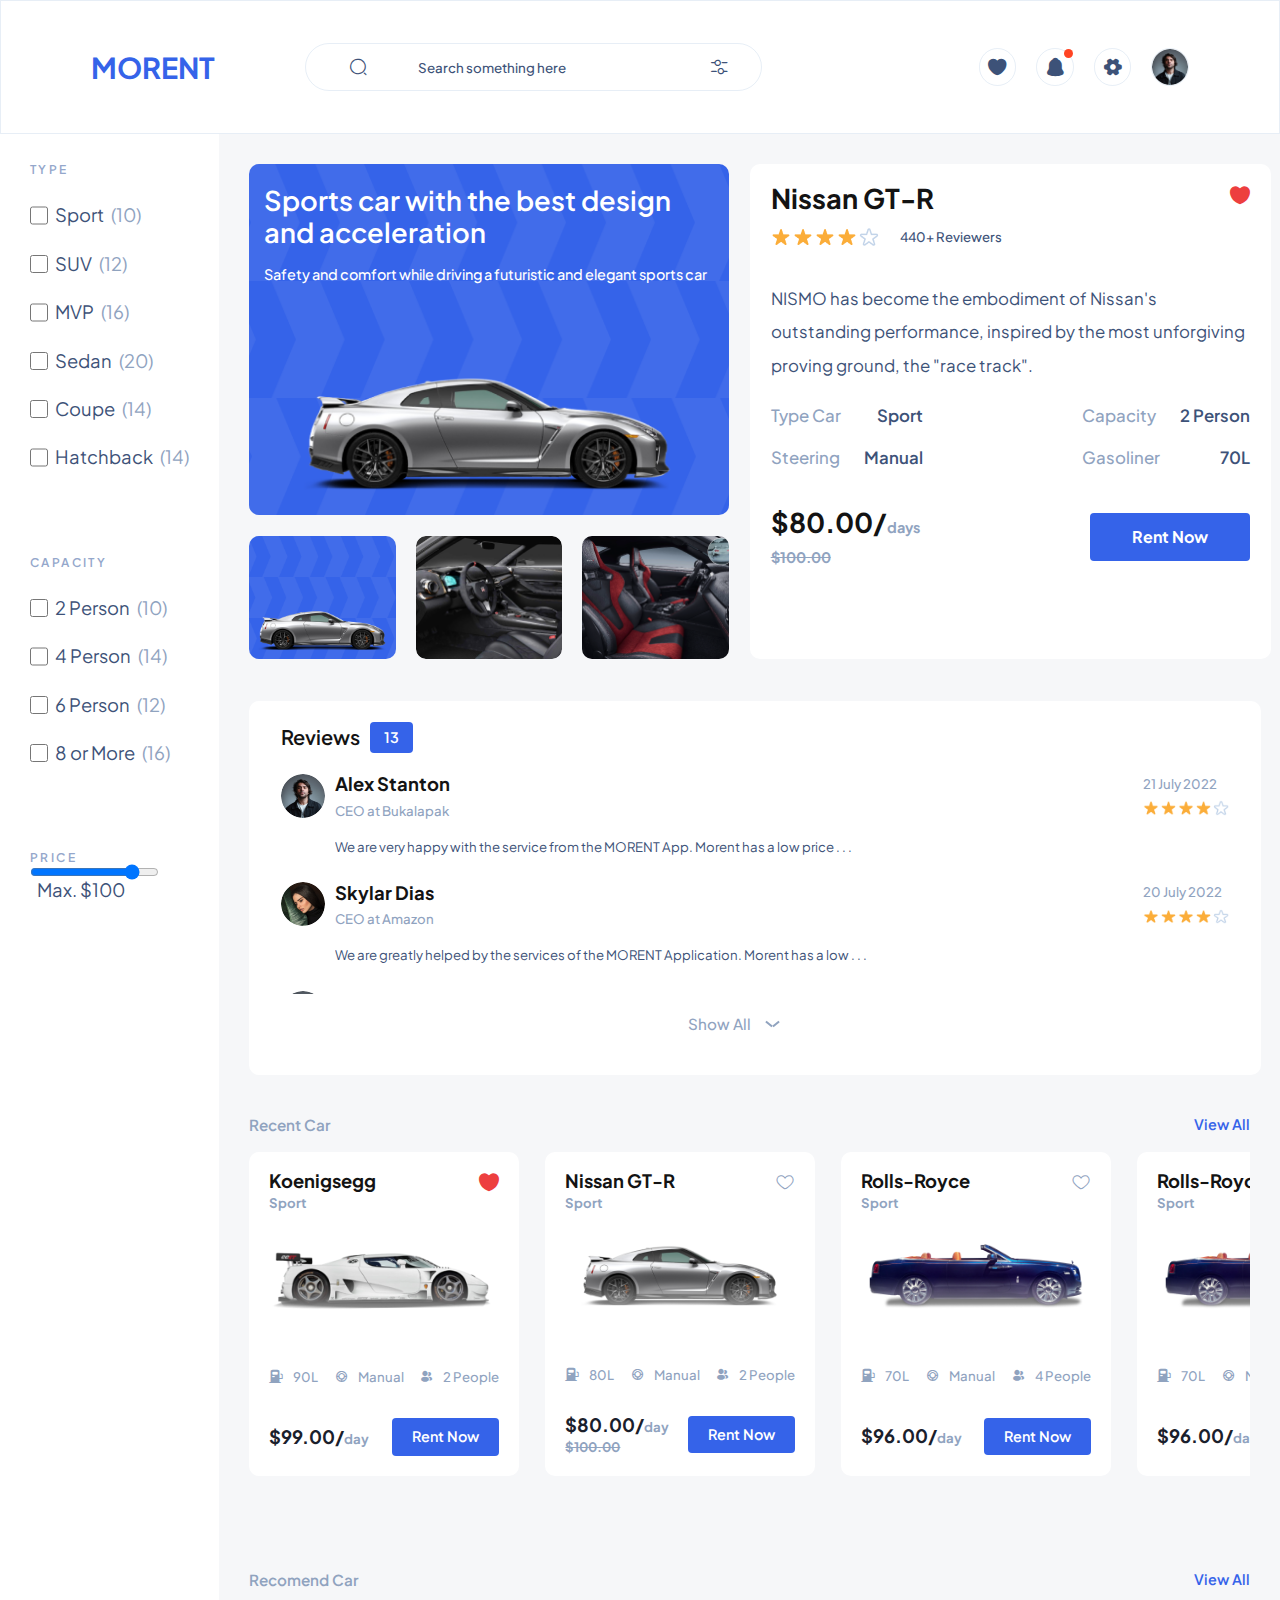
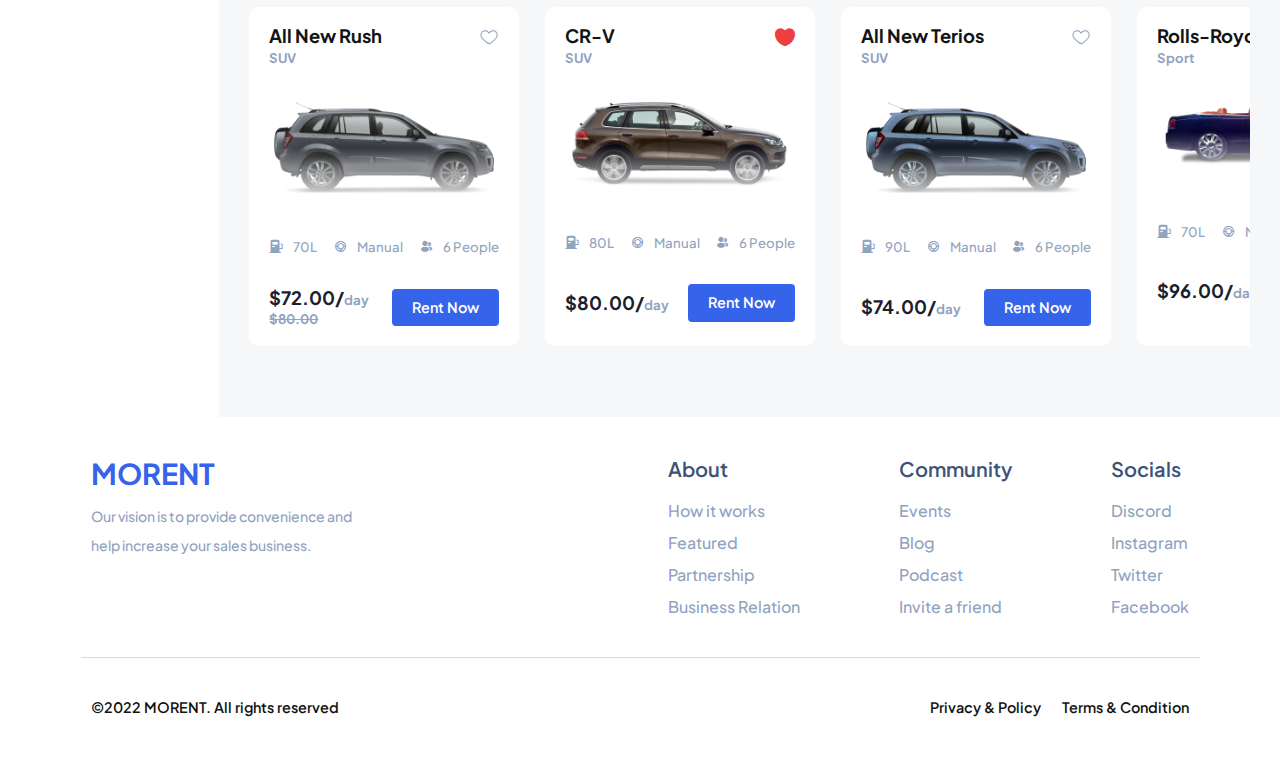
<file: index.html>
<!-- kit variables -->







<!-- end of kit variables -->
<!DOCTYPE html>
<html lang="en">
<head>
	<meta charset="UTF-8">
	<meta name="viewport" content="width=device-width, initial-scale=1.0">
	<meta name="description" content="Net shop template developing">
	<meta name="keywords" content="HTML, CSS, JavaScript">
	<meta name="author" content="github.com/bocharov69">
	<link rel="stylesheet" href="css/nullstyle.css">
	<link rel="stylesheet" href="css/bootstrap-grid.min.css">
	<link rel="stylesheet" href="css/iconsfont.css">
	<link rel="stylesheet" href="css/index.css">
	<title>Main</title>
</head>
<body>
<header class="header">
	<div class="container-md">
		<nav class="navbar row align-items-center justify-content-between flex-md-nowrap pt-5 pb-4 pb-md-5 px-4">
			<button class="navbar-toggler col-1 d-md-none order-md-5 p-0" type="button"><span></span></button>
			<div class="navbar-collapse col order-md-3">
				<ul class="navbar-nav row row-cols-auto flex-nowrap justify-content-end">
					<li class="nav-item">
						<a class="nav-btn _icon-favorite" href="#"></a>
					</li>
					<li class="nav-item has-note">
						<a class="nav-btn _icon-notification" href="#"></a>
					</li>
					<li class="nav-item">
						<a class="nav-btn _icon-settings" href="#"></a>
					</li>
				</ul>
			</div>
			<div class="navbar-placeholder col-8 col-sm-10 col-md-1 col-lg-2 order-md-2"></div>
			<a class="navbar-profile nav-item col-1 p-0 order-md-4" style="justify-self: end;" href="#"><img class="nav-btn" src="img/main/avatar_male.png" alt=""></a>
			<a class="navbar-brand logo col p-0 my-4 my-md-0 me-md-2 order-md-0" href="index.html">morent</a>
			<form class="navbar-searchform col-md-5 col-12 row flex-nowrap align-items-center m-0 p-0 ps-3 p-md-3 ms-lg-5 ms-md-2 order-md-1" role="search">
				<div class="navbar-searchwrapper col-10 col-sm-11 row flex-nowrap align-items-center py-3 p-md-0">
					<label class="navbar-searchicon nav-btn col _icon-search" for="nav-search"></label>
					<input class="navbar-livesearch col-10 col-lg-9 col-md-8 col-sm-11" id="nav-search" type="search" placeholder="Search something here">
				</div>
				<button class="navbar-filter nav-btn col _icon-filter ms-4 p-3 m-md-0 p-md-0" type="button"></button>
			</form>
		</nav>
	</div>
</header>
<main>
	<aside class="filterbar">
	<div class="filterbar-types">
		<h3 class="filterbar-heading">type</h3>
		<div class="filterbar-type">
			<input class="filterbar-checkbox" type="checkbox" id="sport" name="sport" data-filter="type-sport">
			<label class="filterbar-label" for="sport">Sport<span class="filterbar-amount-span" id="sport-amount" data-amount="10">(10)</span></label>
		</div>
		<div class="filterbar-type">
			<input class="filterbar-checkbox" type="checkbox" id="suv" name="suv" data-filter="type-suv">
			<label class="filterbar-label" for="suv">SUV<span class="filterbar-amount-span" id="suv-amount" data-amount="12">(12)</span></label>
		</div>
		<div class="filterbar-type">
			<input class="filterbar-checkbox" type="checkbox" id="mvp" name="mvp" data-filter="type-mvp">
			<label class="filterbar-label" for="mvp">MVP<span class="filterbar-amount-span" id="mvp-amount" data-amount="16">(16)</span></label>
		</div>
		<div class="filterbar-type">
			<input class="filterbar-checkbox" type="checkbox" id="sedan" name="sedan" data-filter="type-sedan">
			<label class="filterbar-label" for="sedan">Sedan<span class="filterbar-amount-span" id="sedan-amount" data-amount="20">(20)</span></label>
		</div>
		<div class="filterbar-type">
			<input class="filterbar-checkbox" type="checkbox" id="coupe" name="coupe" data-filter="type-coupe">
			<label class="filterbar-label" for="coupe">Coupe<span class="filterbar-amount-span" id="coupe-amount" data-amount="14">(14)</span></label>
		</div>
		<div class="filterbar-type">
			<input class="filterbar-checkbox" type="checkbox" id="hatchback" name="hatchback" data-filter="type-hatchback">
			<label class="filterbar-label" for="hatchback">Hatchback<span class="filterbar-amount-span" id="hatchback-amount" data-amount="14">(14)</span></label>
		</div>
	</div>
	<div class="filterbar-capacities">
		<h3 class="filterbar-heading">capacity</h3>
		<div class="filterbar-capacity">
			<input class="filterbar-checkbox" type="checkbox" id="two-person" name="two-person" data-filter="capacity-2">
			<label class="filterbar-label" for="two-person">2 Person<span class="filterbar-amount-span" id="two-person-amount" data-amount="10">(10)</span></label>
		</div>
		<div class="filterbar-capacity">
			<input class="filterbar-checkbox" type="checkbox" id="four-person" name="four-person" data-filter="capacity-4">
			<label class="filterbar-label" for="four-person">4 Person<span class="filterbar-amount-span" id="four-person-amount" data-amount="14">(14)</span></label>
		</div>
		<div class="filterbar-capacity">
			<input class="filterbar-checkbox" type="checkbox" id="six-person" name="six-person" data-filter="capacity-6">
			<label class="filterbar-label" for="six-person">6 Person<span class="filterbar-amount-span" id="six-person-amount" data-amount="12">(12)</span></label>
		</div>
		<div class="filterbar-capacity">
			<input class="filterbar-checkbox" type="checkbox" id="eight-person" name="eight-person" data-filter="capacity-8">
			<label class="filterbar-label" for="eight-person">8 or More<span class="filterbar-amount-span" id="eight-person-amount" data-amount="16">(16)</span></label>
		</div>
	</div>
	<div class="filterbar-price ">
		<h3 class="filterbar-heading">price</h3>
		<div class="filterbar-price-range">
			<input class="filterbar-price-scroll" type="range" id="price-scroll" name="price-scroll" min="0" max="120" value="100" step="10">
			<label class="filterbar-label" for="price-scroll">Max. $<span id="max-price">100</span></label>
		</div>
	</div>
	<div class="filterbar-loading-screen"><img src="img/main/load.gif" alt=""></div>
</aside>
	<article class="content">
		<div class="content-wrapper">
			<section class="content-section1">
				<div class="section1-recomendation row row-cols-md-2 g-4 g-md-5">
					<div class="section1-recomendation-visual">
						<div class="section1-recomendation-picture">
							<div class="section1-recomendation-imgtext">
								<h3 class="section1-recomendation-imgheading white sbold-tx px32-20">Sports car with the best design and acceleration</h3>
								<p class="section1-recomendation-imgdescription white med-tx px16-12 mt-3">Safety and comfort while driving a futuristic and elegant sports car</p>
							</div>
							<div class="section1-recomendation-img">
								<img src="img/main/rec_pic1.png" alt="">
							</div>
						</div>
						<div class="section1-recomendation-thumbs d-flex mt-4">
							<div class="section1-recomendation-thumb">
								<img src="img/main/rec_pic1.png" alt="">
							</div>
							<div class="section1-recomendation-thumb">
								<img src="img/main/rec_pic2.png" alt="">
							</div>
							<div class="section1-recomendation-thumb">
								<img src="img/main/rec_pic3.png" alt="">
							</div>
						</div>
					</div>
					<div class="section1-recomendation-text p-3 p-md-4">
						<div class="section1-recomendation-top">
							<div class="section1-recomendation-toptext">
								<h2 class="section1-recomendation-heading pb-3 black bold-tx px32-20">Nissan GT-R</h2>
								<div class="section1-recomendation-rate row row-cols-auto align-items-center">
									<div class="section1-recomendation-stars">
										<img src="img/main/stars.png" style="width: 100%;height: 100%;object-fit: contain" alt="">
									</div>
									<p class="section1-recomendation-reviewers dark-blue med-tx px14-12">440+ Reviewers</p>
								</div>
							</div>
							<div class="like-btn _icon-favorite"></div>
						</div>
						<div class="section1-recomendation-mid pt-1 pb-5 pt-md-4">
							<p class="section1-recomendation-description mt-3 dark-blue reg-tx px20-12">NISMO has become the embodiment of Nissan's outstanding performance, inspired by the most unforgiving proving ground, the "race track".</p>
							<div class="section1-recomendation-info row row-cols-auto gy-0 gx-md-5 justify-content-between">
								<div class="section1-recomendation-properties">
									<div class="section1-recomendation-property">
										<p class="section1-recomendation-propertykey light-gray med-tx px20-12">Type Car</p>
										<p class="section1-recomendation-propertyval dark-blue sbold-tx px20-12">Sport</p>
									</div>
									<div class="section1-recomendation-property">
										<p class="section1-recomendation-propertykey light-gray med-tx px20-12">Steering</p>
										<p class="section1-recomendation-propertyval dark-blue sbold-tx px20-12">Manual</p>
									</div>
								</div>
								<div class="section1-recomendation-properties">
									<div class="section1-recomendation-property">
										<p class="section1-recomendation-propertykey light-gray med-tx px20-12">Capacity</p>
										<p class="section1-recomendation-propertyval dark-blue sbold-tx px20-12">2 Person</p>
									</div>
									<div class="section1-recomendation-property">
										<p class="section1-recomendation-propertykey light-gray med-tx px20-12">Gasoliner</p>
										<p class="section1-recomendation-propertyval dark-blue sbold-tx px20-12">70L</p>
									</div>
								</div>
							</div>						
						</div>
						<div class="section1-recomendation-bot row row-cols-auto gx-0 gy-4 justify-content-between align-items-center">
							<div class="section1-recomendation-price-info col">
								<p class="section1-recomendation-price black bold-tx px32-20">$80.00/<span class="light-gray bold-tx px16-12">days</span></p>
								<p class="section1-recomendation-discount mt-3 light-gray bold-tx px16-12" style="text-decoration: line-through;">$100.00</p>
							</div>
							<a class="blue-btn bold-tx px16 py-3 px-3 px-md-5" href="payment.html">Rent Now</a>
						</div>
					</div>
				</div>
			</section>
			<section class="content-section2 row my-5 px-1 py-3 px-md-4 py-md-4 ms-md-0">
				<div class="section2-top-info row row-cols-auto flex-nowrap align-items-center">
					<h2 class="section2-heading black sbold-tx px20">Reviews</h2>
					<div class="blue-btn py-2 px-3">13</div>
				</div>
				<div class="section2-reviews mt-4">
					<div class="section2-review">
						<div class="section2-review-top">
							<div class="section2-reviewer-avatar">
								<img src="img/main/avatar_male.png" alt="">
							</div>
							<div class="section2-reviewer-info">
								<p class="section2-reviewer-name">Alex Stanton</p>
								<p class="section2-reviewer-bio">CEO at Bukalapak</p>
							</div>
							<div class="section2-review-info">
								<p class="section2-review-date">21 July 2022</p>
								<div class="section2-review-stars">
									<img src="img/main/stars.png" alt="">
								</div>
							</div>
						</div>
						<p class="section2-review-text">We are very happy with the service from the MORENT App. Morent has a low price . . . </p>
					</div>
					<div class="section2-review">
						<div class="section2-review-top">
							<div class="section2-reviewer-avatar">
								<img src="img/main/avatar_female.png" alt="">
							</div>
							<div class="section2-reviewer-info">
								<p class="section2-reviewer-name">Skylar Dias</p>
								<p class="section2-reviewer-bio">CEO at Amazon</p>
							</div>
							<div class="section2-review-info">
								<p class="section2-review-date">20 July 2022</p>
								<div class="section2-review-stars">
									<img src="img/main/stars.png" alt="">
								</div>
							</div>
						</div>
						<p class="section2-review-text">We are greatly helped by the services of the MORENT Application. Morent has a low . . .</p>
					</div>
					<div class="section2-review">
						<div class="section2-review-top">
							<div class="section2-reviewer-avatar">
								<img src="img/main/avatar_male.png" alt="">
							</div>
							<div class="section2-reviewer-info">
								<p class="section2-reviewer-name">Alex Stanton</p>
								<p class="section2-reviewer-bio">CEO at Bukalapak</p>
							</div>
							<div class="section2-review-info">
								<p class="section2-review-date">21 July 2022</p>
								<div class="section2-review-stars">
									<img src="img/main/stars.png" alt="">
								</div>
							</div>
						</div>
						<p class="section2-review-text">We are very happy with the service from the MORENT App. Morent has a low price . . . </p>
					</div>
					<div class="section2-review">
						<div class="section2-review-top">
							<div class="section2-reviewer-avatar">
								<img src="img/main/avatar_male.png" alt="">
							</div>
							<div class="section2-reviewer-info">
								<p class="section2-reviewer-name">Alex Stanton</p>
								<p class="section2-reviewer-bio">CEO at Bukalapak</p>
							</div>
							<div class="section2-review-info">
								<p class="section2-review-date">21 July 2022</p>
								<div class="section2-review-stars">
									<img src="img/main/stars.png" alt="">
								</div>
							</div>
						</div>
						<p class="section2-review-text">We are very happy with the service from the MORENT App. Morent has a low price . . . </p>
					</div>
				</div>
				<div class="section2-spoiler light-gray med-tx px16-14"><span></span></div>
			</section>
			<section class="content-section3">
				<div class="section3-catalogue">
					<div class="section3-recent">
						<div class="section3-recent-heading">
							<p class="section3-recent-text light-gray sbold-tx px16-14">Recent Car</p>
							<a href="catalogue.html" class="section3-recent-link primary-blue sbold-tx px16-12">View All</a>
						</div>
						<div class="section3-recent-catalogue-container section3-catalogue-container">
							<div class="section3-recent-catalogue-wrapper section3-catalogue-wrapper">
								<div class="section3-recent-catalogue row row-cols-auto flex-nowrap g-0">
									<div class="section3-recent-card catalogue-card filtered-card" id="koenigsegg" data-type="sport" data-capacity="2" data-price="99">
										<div class="catalogue-card-top">
											<div class="catalogue-card-top-text">
												<h3 class="catalogue-card-name">Koenigsegg</h3>
												<p class="catalogue-card-type">Sport</p>
											</div>
											<div class="like-btn _icon-favorite"></div>
										</div>
										<div class="catalogue-card-mid">
											<div class="catalogue-card-img">
												<img src="img/catalogue/koenigsegg.png" alt="">
											</div>
											<div class="catalogue-card-properties">
												<p class="catalogue-card-property _icon-fuel">90L</p>
												<p class="catalogue-card-property _icon-steering">Manual</p>
												<p class="catalogue-card-property _icon-capacity">2 People</p>
											</div>
										</div>
										<div class="catalogue-card-bot">
											<div class="catalogue-card-price-info">
												<p class="catalogue-card-price">$99.00/<span>day</span></p>
											</div>
											<a class="blue-btn" href="payment.html">Rent Now</a>
										</div>
									</div>
									<div class="section3-recent-card catalogue-card filtered-card" id="nissan_gtr" data-type="sport" data-capacity="2" data-price="90">
										<div class="catalogue-card-top">
											<div class="catalogue-card-top-text">
												<h3 class="catalogue-card-name">Nissan GT-R</h3>
												<p class="catalogue-card-type">Sport</p>
											</div>
											<div class="like-btn _icon-fav"></div>
										</div>
										<div class="catalogue-card-mid">
											<div class="catalogue-card-img">
												<img src="img/catalogue/nissan_gtr.png" alt="">
											</div>
											<div class="catalogue-card-properties">
												<p class="catalogue-card-property _icon-fuel">80L</p>
												<p class="catalogue-card-property _icon-steering">Manual</p>
												<p class="catalogue-card-property _icon-capacity">2 People</p>
											</div>
										</div>
										<div class="catalogue-card-bot">
											<div class="catalogue-card-price-info">
												<p class="catalogue-card-price">$80.00/<span>day</span></p>
												<p class="catalogue-card-discount">$100.00</p>
											</div>
											<a class="blue-btn" href="payment.html">Rent Now</a>
										</div>
									</div>
									<div class="section3-recent-card catalogue-card filtered-card" id="rolls_royce" data-type="sport" data-capacity="4" data-price="96">
										<div class="catalogue-card-top">
											<div class="catalogue-card-top-text">
												<h3 class="catalogue-card-name">Rolls-Royce</h3>
												<p class="catalogue-card-type">Sport</p>
											</div>
											<div class="like-btn _icon-fav"></div>
										</div>
										<div class="catalogue-card-mid">
											<div class="catalogue-card-img">
												<img src="img/catalogue/rolls_royce.png" alt="">
											</div>
											<div class="catalogue-card-properties">
												<p class="catalogue-card-property _icon-fuel">70L</p>
												<p class="catalogue-card-property _icon-steering">Manual</p>
												<p class="catalogue-card-property _icon-capacity">4 People</p>
											</div>
										</div>
										<div class="catalogue-card-bot">
											<div class="catalogue-card-price-info">
												<p class="catalogue-card-price">$96.00/<span>day</span></p>
											</div>
											<a class="blue-btn" href="payment.html">Rent Now</a>
										</div>
									</div>

									<div class="section3-recent-card catalogue-card filtered-card" id="rolls_royce2" data-type="sport" data-capacity="4" data-price="96">
										<div class="catalogue-card-top">
											<div class="catalogue-card-top-text">
												<h3 class="catalogue-card-name">Rolls-Royce</h3>
												<p class="catalogue-card-type">Sport</p>
											</div>
											<div class="like-btn _icon-fav"></div>
										</div>
										<div class="catalogue-card-mid">
											<div class="catalogue-card-img">
												<img src="img/catalogue/rolls_royce.png" alt="">
											</div>
											<div class="catalogue-card-properties">
												<p class="catalogue-card-property _icon-fuel">70L</p>
												<p class="catalogue-card-property _icon-steering">Manual</p>
												<p class="catalogue-card-property _icon-capacity">4 People</p>
											</div>
										</div>
										<div class="catalogue-card-bot">
											<div class="catalogue-card-price-info">
												<p class="catalogue-card-price">$96.00/<span>day</span></p>
											</div>
											<a class="blue-btn" href="payment.html">Rent Now</a>
										</div>
									</div>
									<div class="section3-recent-card catalogue-card filtered-card" id="koenigsegg2" data-type="sport" data-capacity="2" data-price="99">
										<div class="catalogue-card-top">
											<div class="catalogue-card-top-text">
												<h3 class="catalogue-card-name">Koenigsegg</h3>
												<p class="catalogue-card-type">Sport</p>
											</div>
											<div class="like-btn _icon-fav"></div>
										</div>
										<div class="catalogue-card-mid">
											<div class="catalogue-card-img">
												<img src="img/catalogue/koenigsegg.png" alt="">
											</div>
											<div class="catalogue-card-properties">
												<p class="catalogue-card-property _icon-fuel">90L</p>
												<p class="catalogue-card-property _icon-steering">Manual</p>
												<p class="catalogue-card-property _icon-capacity">2 People</p>
											</div>
										</div>
										<div class="catalogue-card-bot">
											<div class="catalogue-card-price-info">
												<p class="catalogue-card-price">$99.00/<span>day</span></p>
											</div>
											<a class="blue-btn" href="payment.html">Rent Now</a>
										</div>
									</div>
									<div class="section3-recent-card catalogue-card filtered-card" id="nissan_gtr2" data-type="sport" data-capacity="2" data-price="90">
										<div class="catalogue-card-top">
											<div class="catalogue-card-top-text">
												<h3 class="catalogue-card-name">Nissan GT-R</h3>
												<p class="catalogue-card-type">Sport</p>
											</div>
											<div class="like-btn _icon-fav"></div>
										</div>
										<div class="catalogue-card-mid">
											<div class="catalogue-card-img">
												<img src="img/catalogue/nissan_gtr.png" alt="">
											</div>
											<div class="catalogue-card-properties">
												<p class="catalogue-card-property _icon-fuel">80L</p>
												<p class="catalogue-card-property _icon-steering">Manual</p>
												<p class="catalogue-card-property _icon-capacity">2 People</p>
											</div>
										</div>
										<div class="catalogue-card-bot">
											<div class="catalogue-card-price-info">
												<p class="catalogue-card-price">$80.00/<span>day</span></p>
												<p class="catalogue-card-discount">$100.00</p>
											</div>
											<a class="blue-btn" href="payment.html">Rent Now</a>
										</div>
									</div>
								</div>
							</div>
						</div>
					</div>
					<div class="section3-recomend">
						<div class="section3-recomend-heading">
							<p class="section3-recomend-text light-gray sbold-tx px16-14">Recomend Car</p>
							<a href="catalogue.html" class="section3-recomend-link primary-blue sbold-tx px16-12">View All</a>
						</div>
						<div class="section3-recomend-catalogue-container section3-catalogue-container">
							<div class="section3-recomend-catalogue-wrapper section3-catalogue-wrapper">
								<div class="section3-recomend-catalogue row row-cols-auto flex-nowrap g-0">
									<div class="section3-recomend-card catalogue-card filtered-card" id="toyota_anr" data-type="suv" data-capacity="6" data-price="72">
										<div class="catalogue-card-top">
											<div class="catalogue-card-top-text">
												<h3 class="catalogue-card-name">All New Rush</h3>
												<p class="catalogue-card-type">SUV</p>
											</div>
											<div class="like-btn _icon-fav"></div>
										</div>
										<div class="catalogue-card-mid">
											<div class="catalogue-card-img">
												<img src="img/catalogue/toyota_anr.png" alt="">
											</div>
											<div class="catalogue-card-properties">
												<p class="catalogue-card-property _icon-fuel">70L</p>
												<p class="catalogue-card-property _icon-steering">Manual</p>
												<p class="catalogue-card-property _icon-capacity">6 People</p>
											</div>
										</div>
										<div class="catalogue-card-bot">
											<div class="catalogue-card-price-info">
												<p class="catalogue-card-price">$72.00/<span>day</span></p>
												<p class="catalogue-card-discount">$80.00</p>
											</div>
											<a class="blue-btn" href="payment.html">Rent Now</a>
										</div>
									</div>
									<div class="section3-recomend-card catalogue-card filtered-card" id="honda_crv" data-type="suv" data-capacity="6" data-price="80">
										<div class="catalogue-card-top">
											<div class="catalogue-card-top-text">
												<h3 class="catalogue-card-name">CR-V</h3>
												<p class="catalogue-card-type">SUV</p>
											</div>
											<div class="like-btn _icon-favorite"></div>
										</div>
										<div class="catalogue-card-mid">
											<div class="catalogue-card-img">
												<img src="img/catalogue/honda_crv.png" alt="">
											</div>
											<div class="catalogue-card-properties">
												<p class="catalogue-card-property _icon-fuel">80L</p>
												<p class="catalogue-card-property _icon-steering">Manual</p>
												<p class="catalogue-card-property _icon-capacity">6 People</p>
											</div>
										</div>
										<div class="catalogue-card-bot">
											<div class="catalogue-card-price-info">
												<p class="catalogue-card-price">$80.00/<span>day</span></p>
											</div>
											<a class="blue-btn" href="payment.html">Rent Now</a>
										</div>
									</div>
									<div class="section3-recomend-card catalogue-card filtered-card" id="toyota_ant" data-type="suv" data-capacity="6" data-price="74">
										<div class="catalogue-card-top">
											<div class="catalogue-card-top-text">
												<h3 class="catalogue-card-name">All New Terios</h3>
												<p class="catalogue-card-type">SUV</p>
											</div>
											<div class="like-btn _icon-fav"></div>
										</div>
										<div class="catalogue-card-mid">
											<div class="catalogue-card-img">
												<img src="img/catalogue/toyota_ant.png" alt="">
											</div>
											<div class="catalogue-card-properties">
												<p class="catalogue-card-property _icon-fuel">90L</p>
												<p class="catalogue-card-property _icon-steering">Manual</p>
												<p class="catalogue-card-property _icon-capacity">6 People</p>
											</div>
										</div>
										<div class="catalogue-card-bot">
											<div class="catalogue-card-price-info">
												<p class="catalogue-card-price">$74.00/<span>day</span></p>
											</div>
											<a class="blue-btn" href="payment.html">Rent Now</a>
										</div>
									</div>

									<div class="section3-recomend-card catalogue-card filtered-card" id="rolls_royce3" data-type="sport" data-capacity="4" data-price="96">
										<div class="catalogue-card-top">
											<div class="catalogue-card-top-text">
												<h3 class="catalogue-card-name">Rolls-Royce</h3>
												<p class="catalogue-card-type">Sport</p>
											</div>
											<div class="like-btn _icon-fav"></div>
										</div>
										<div class="catalogue-card-mid">
											<div class="catalogue-card-img">
												<img src="img/catalogue/rolls_royce.png" alt="">
											</div>
											<div class="catalogue-card-properties">
												<p class="catalogue-card-property _icon-fuel">70L</p>
												<p class="catalogue-card-property _icon-steering">Manual</p>
												<p class="catalogue-card-property _icon-capacity">4 People</p>
											</div>
										</div>
										<div class="catalogue-card-bot">
											<div class="catalogue-card-price-info">
												<p class="catalogue-card-price">$96.00/<span>day</span></p>
											</div>
											<a class="blue-btn" href="payment.html">Rent Now</a>
										</div>
									</div>
									<div class="section3-recomend-card catalogue-card filtered-card" id="koenigsegg3" data-type="sport" data-capacity="2" data-price="99">
										<div class="catalogue-card-top">
											<div class="catalogue-card-top-text">
												<h3 class="catalogue-card-name">Koenigsegg</h3>
												<p class="catalogue-card-type">Sport</p>
											</div>
											<div class="like-btn _icon-fav"></div>
										</div>
										<div class="catalogue-card-mid">
											<div class="catalogue-card-img">
												<img src="img/catalogue/koenigsegg.png" alt="">
											</div>
											<div class="catalogue-card-properties">
												<p class="catalogue-card-property _icon-fuel">90L</p>
												<p class="catalogue-card-property _icon-steering">Manual</p>
												<p class="catalogue-card-property _icon-capacity">2 People</p>
											</div>
										</div>
										<div class="catalogue-card-bot">
											<div class="catalogue-card-price-info">
												<p class="catalogue-card-price">$99.00/<span>day</span></p>
											</div>
											<a class="blue-btn" href="payment.html">Rent Now</a>
										</div>
									</div>
									<div class="section3-recomend-card catalogue-card filtered-card" id="nissan_gtr3" data-type="sport" data-capacity="2" data-price="90">
										<div class="catalogue-card-top">
											<div class="catalogue-card-top-text">
												<h3 class="catalogue-card-name">Nissan GT-R</h3>
												<p class="catalogue-card-type">Sport</p>
											</div>
											<div class="like-btn _icon-fav"></div>
										</div>
										<div class="catalogue-card-mid">
											<div class="catalogue-card-img">
												<img src="img/catalogue/nissan_gtr.png" alt="">
											</div>
											<div class="catalogue-card-properties">
												<p class="catalogue-card-property _icon-fuel">80L</p>
												<p class="catalogue-card-property _icon-steering">Manual</p>
												<p class="catalogue-card-property _icon-capacity">2 People</p>
											</div>
										</div>
										<div class="catalogue-card-bot">
											<div class="catalogue-card-price-info">
												<p class="catalogue-card-price">$80.00/<span>day</span></p>
												<p class="catalogue-card-discount">$100.00</p>
											</div>
											<a class="blue-btn" href="payment.html">Rent Now</a>
										</div>
									</div>
								</div>
							</div>
						</div>
					</div>
				</div>
			</section>
		</div>
	</article>
</main>
<footer>
	<div class="footer-container container-md pt-5 pb-4 pb-md-5">
		<div class="footer-wrapper row justify-content-between m-0">
			<div class="footer-brandinfo col-12 col-md-5 col-lg-6">
				<h1 class="footer-brand logo">morent</h1>
				<p class="footer-brandslogan light-gray col-12 col-lg-6 med-tx 16-12-tx mt-3">Our vision is to provide convenience and help increase your sales business.</p>
			</div>
			<div class="footer-cards col row row-cols-auto justify-content-between my-5 mt-md-0 mb-md-5 ms-md-2">
				<div class="footer-card">
					<h3 class="footer-cardheading dark-blue sbold-tx px20">About</h3>
					<ul class="footer-links">
						<li class="footer-link"><a class="light-gray med-tx px16" href="##">How it works</a></li>
						<li class="footer-link"><a class="light-gray med-tx px16" href="##">Featured</a></li>
						<li class="footer-link"><a class="light-gray med-tx px16" href="##">Partnership</a></li>
						<li class="footer-link"><a class="light-gray med-tx px16" href="##">Business Relation</a></li>
					</ul>
				</div>
				<div class="footer-card mb-5 mb-md-0 order-md-1">
					<h3 class="footer-cardheading dark-blue sbold-tx px20">Socials</h3>
					<ul class="footer-links">
						<li class="footer-link"><a class="light-gray med-tx px16" href="##">Discord</a></li>
						<li class="footer-link"><a class="light-gray med-tx px16" href="##">Instagram</a></li>
						<li class="footer-link"><a class="light-gray med-tx px16" href="##">Twitter</a></li>
						<li class="footer-link"><a class="light-gray med-tx px16" href="##">Facebook</a></li>
					</ul>
				</div>
				<div class="footer-card">
					<h3 class="footer-cardheading dark-blue sbold-tx px20">Community</h3>
					<ul class="footer-links">
						<li class="footer-link"><a class="light-gray med-tx px16" href="##">Events</a></li>
						<li class="footer-link"><a class="light-gray med-tx px16" href="##">Blog</a></li>
						<li class="footer-link"><a class="light-gray med-tx px16" href="##">Podcast</a></li>
						<li class="footer-link"><a class="light-gray med-tx px16" href="##">Invite a friend</a></li>
					</ul>
				</div>
			</div>
			<div class="footer-license-info d-md-flex pt-md-5">
				<div class="footer-agreement-info col-12 col-md-auto row row-cols-auto justify-content-between order-md-1 mb-4 mb-md-0">
					<a href="##" class="footer-privacy black sbold-tx px16-12">Privacy & Policy</a>
					<a href="##" class="footer-terms black sbold-tx px16-12">Terms & Condition</a>
				</div>
				<p class="footer-copyright col black sbold-tx px16-12">©2022 MORENT. All rights reserved</p>
			</div>
		</div>
	</div>
</footer>
	<script src="js/script.js"></script>
	
	<script src="js/index.js"></script>
</body>
</html>
</file>
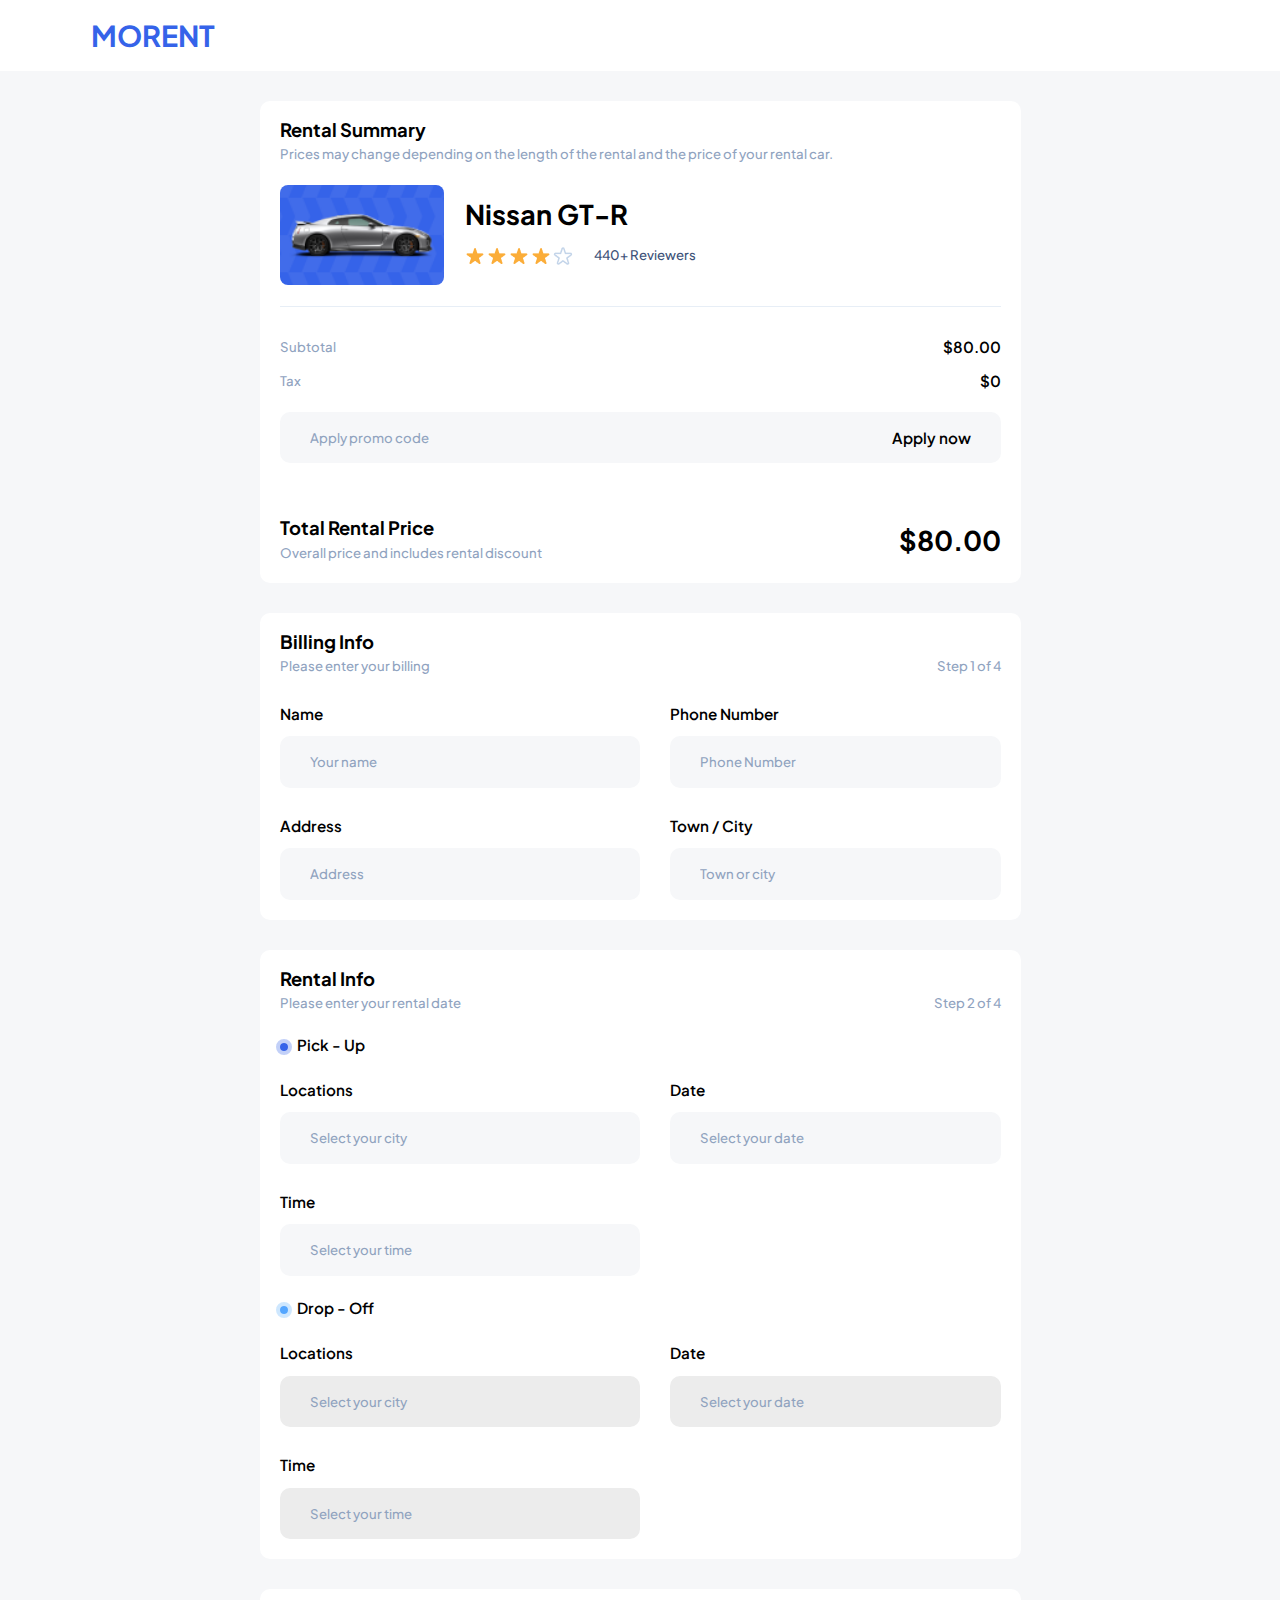
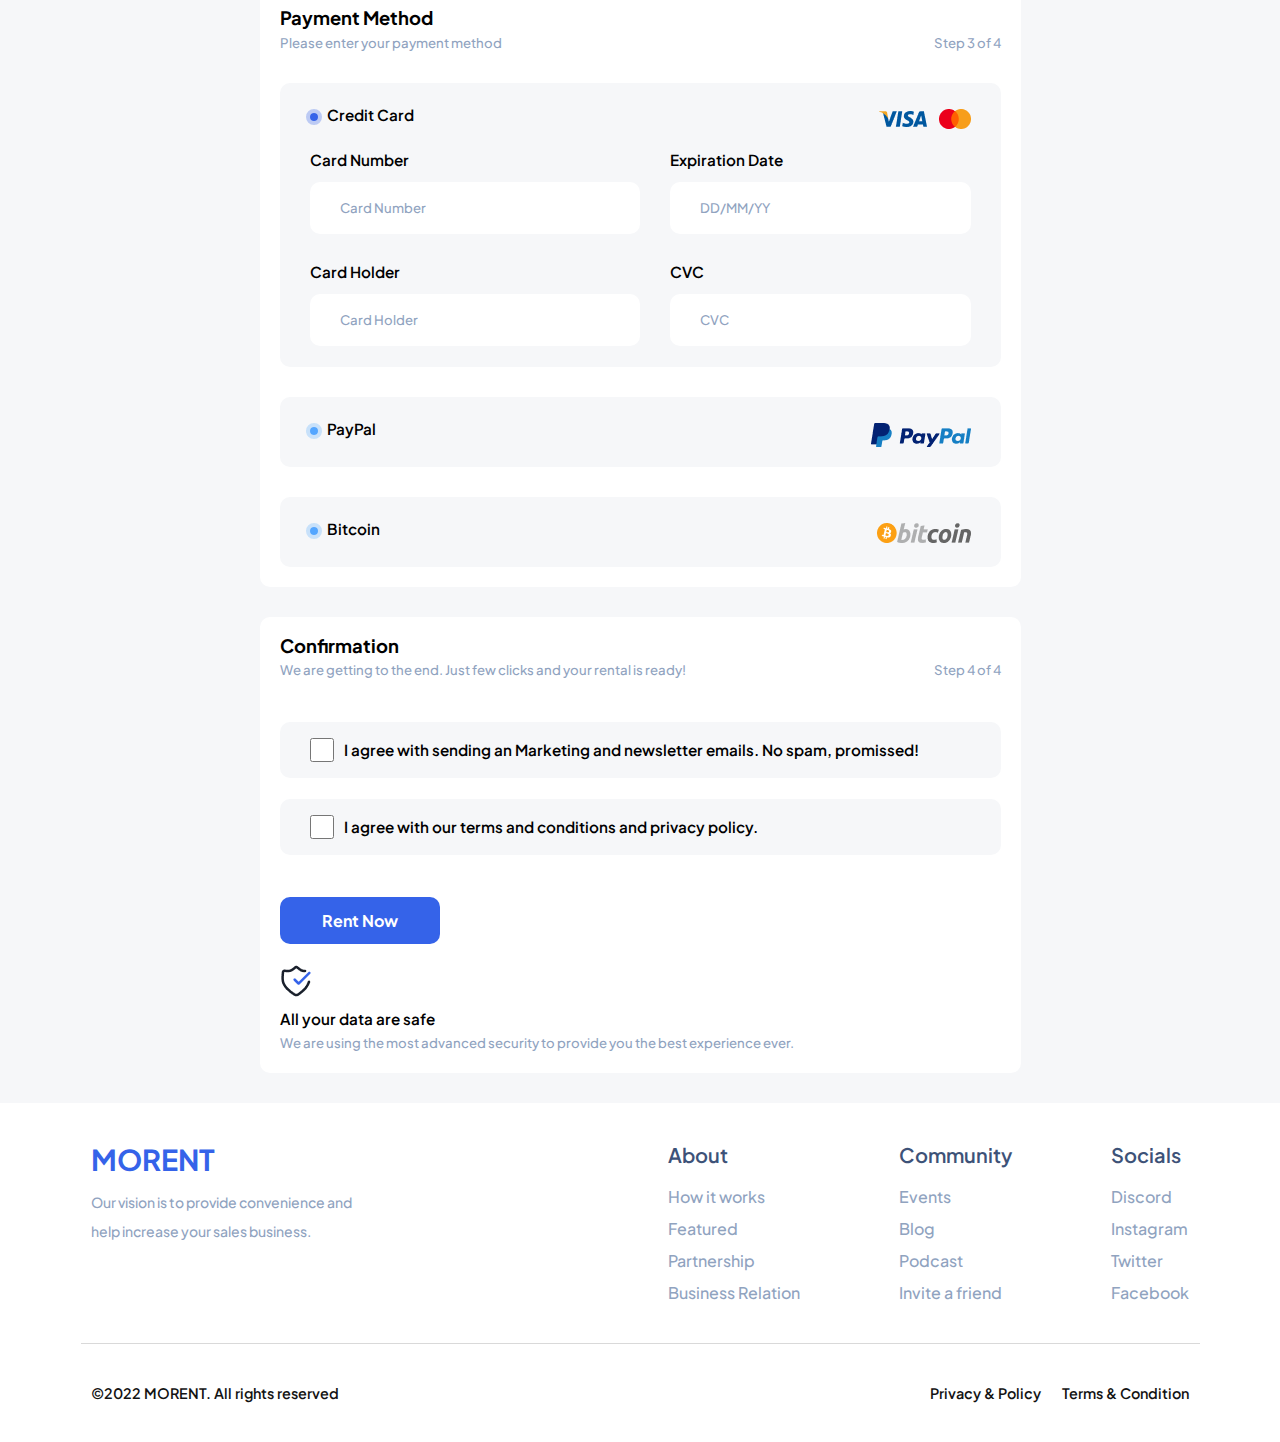
<file: payment.html>
<!-- kit variables -->





<!-- end of kit variables -->
<!DOCTYPE html>
<html lang="en">
<head>
	<meta charset="UTF-8">
	<meta name="viewport" content="width=device-width, initial-scale=1.0">
	
	<link rel="stylesheet" href="css/nullstyle.css">
	<link rel="stylesheet" href="css/bootstrap-grid.min.css">
	<link rel="stylesheet" href="css/iconsfont.css">
	<link rel="stylesheet" href="css/payment.css">
	<title>Payment</title>
</head>
<body>
<header class="container-md p-4">
	<a href="index.html" class="logo">morent</a>
</header>
<main>
	<article class="payment-page container-sm">
		<form action="#" id="payment_form" class="payment-form row row-cols-1">
			<section class="payment-rentalsum form-item">
				<div class="form-item-top-text">
					<h2 class="form-item-heading">Rental Summary</h2>
					<p class="form-item-description form-item-paragraph">Prices may change depending on the length of the rental and the price of your rental car.</p>
				</div>
				<div class="payment-rentalsum-carinfo row align-items-center my-4">
					<div class="payment-rentalsum-carinfo-imgwrapper col-6 col-md-3">
						<div class="payment-rentalsum-carinfo-img">
							<img src="img/payment/rental_car.png" alt="">
						</div>
					</div>
					<div class="payment-rentalsum-carinfo-text col">
						<h3 class="payment-rentalsum-carinfo-heading pb-3 bold-tx px32-20">Nissan GT-R</h3>
						<div class="payment-rentalsum-carinfo-rate row row-cols-auto align-items-center">
							<div class="payment-rentalsum-carinfo-stars">
								<img src="img/main/stars.png" style="width: 100%;height: 100%;object-fit: contain" alt="">
							</div>
							<p class="payment-rentalsum-carinfo-reviewers dark-blue med-tx px14-12">440+ Reviewers</p>
						</div>
					</div>
				</div>
				<div class="payment-rentalsum-priceinfo">
					<div class="payment-rentalsum-calculation">
						<div class="payment-rentalsum-subtotal row row-cols-auto justify-content-between align-items-center">
							<p class="form-item-paragraph">Subtotal</p>
							<p class="form-item-subheading" id="rental_subtotal_price">$80.00</p>
						</div>
						<div class="payment-rentalsum-tax row row-cols-auto mt-3 justify-content-between align-items-center">
							<p class="form-item-paragraph">Tax</p>
							<p class="form-item-subheading" id="rental_tax_price">$0</p>
						</div>
					</div>
					<div class="payment-rentalsum-form row row-cols-1 g-0 mt-4">
						<input type="text" class="form-item-input form-item-paragraph" style="padding-right: 55%;" id="promo" name="promo" placeholder="Apply promo code">
						<button class="form-item-input-btn form-item-subheading" id="promo_btn">Apply now</button>
					</div>
					<div class="payment-rentalsum-total mt-5 row row-cols-auto gy-3 justify-content-between align-items-center">
						<div class="payment-rentalsum-total-text">
							<p class="form-item-heading">Total Rental Price</p>
							<p class="form-item-description">Overall price and includes rental discount</p>
						</div>
						<h2 class="payment-rentalsum-total-price bold-tx px32-20" id="rental_total_price">$80.00</h2>
					</div>
				</div>
			</section>
			<section class="payment-billing form-item">
				<div class="form-item-top">
					<div class="form-item-top-text">
						<h2 class="form-item-heading">Billing Info</h2>
						<p class="form-item-description form-item-paragraph">Please enter your billing</p>
					</div>
					<p class="form-item-step form-item-paragraph">Step 1 of 4</p>
				</div>
				<div class="payment-billinginfo">
					<div class="payment-form-item-options">
						<div class="payment-form-item-option">
							<p class="form-item-subheading">Name</p>
							<input type="text" class="form-item-input form-item-paragraph _req" id="name" name="name" placeholder="Your name">
						</div>
						<div class="payment-form-item-option">
							<p class="form-item-subheading">Phone Number</p>
							<input type="text" class="form-item-input form-item-paragraph _req" id="phone" name="phone" placeholder="Phone Number">
						</div>
					</div>
					<div class="payment-form-item-options">
						<div class="payment-form-item-option">
							<p class="form-item-subheading">Address</p>
							<input type="text" class="form-item-input form-item-paragraph _req" id="adress" name="address" placeholder="Address">
						</div>
						<div class="payment-form-item-option">
							<p class="form-item-subheading">Town / City</p>
							<input type="text" class="form-item-input form-item-paragraph _req" id="city" name="city" placeholder="Town or city">
						</div>
					</div>
				</div>
			</section>
			<section class="payment-rental form-item">
				<div class="form-item-top">
					<div class="form-item-top-text">
						<h2 class="form-item-heading">Rental Info</h2>
						<p class="form-item-description form-item-paragraph">Please enter your rental date</p>
					</div>
					<p class="form-item-step form-item-paragraph">Step 2 of 4</p>
				</div>	
				<div class="payment-rental-pickup">
					<input class="form-item-radio" checked type="radio" name="rental_type" id="rental_pickup">
					<label class="form-item-subheading ms-2" for="rental_pickup">Pick - Up</label>
					<div class="payment-form-item-options">
						<div class="payment-form-item-option">
							<p class="form-item-subheading">Locations</p>
							<input list="location_list_pickup" class="form-item-input form-item-paragraph _req" id="location_pickup" name="location" placeholder="Select your city">
							<datalist id="location_list_pickup">
								<option value="Kyiv"></option>
								<option value="Donetsk"></option>
								<option value="Lviv"></option>
							</datalist>
						</div>
						<div class="payment-form-item-option">
							<p class="form-item-subheading">Date</p>
							<input list="date_list_pickup" class="form-item-input form-item-paragraph _req" id="date_pickup" name="date" placeholder="Select your date">
							<datalist id="date_list_pickup">
								<option value="30.08"></option>
								<option value="31.08"></option>
								<option value="01.09"></option>
							</datalist>
						</div>
					</div>
					<div class="payment-form-item-options solo-option">
						<div class="payment-form-item-option">
							<p class="form-item-subheading">Time</p>
							<input list="time_list_pickup" class="form-item-input form-item-paragraph _req" id="time_pickup" name="time" placeholder="Select your time">
							<datalist id="time_list_pickup">
								<option value="12 am"></option>
								<option value="3 pm"></option>
								<option value="11 pm"></option>
							</datalist>
						</div>
					</div>
				</div>
				<div class="payment-rental-dropoff">
					<input class="form-item-radio" type="radio" name="rental_type" id="rental_dropoff">
					<label class="form-item-subheading ms-2" for="rental_dropoff">Drop - Off</label>
					<div class="payment-form-item-options">
						<div class="payment-form-item-option">
							<p class="form-item-subheading">Locations</p>
							<input list="location_list_dropoff" class="form-item-input form-item-paragraph" disabled id="location_dropoff" name="location" placeholder="Select your city">
							<datalist id="location_list_dropoff">
								<option value="Kyiv"></option>
								<option value="Donetsk"></option>
								<option value="Lviv"></option>
							</datalist>
						</div>
						<div class="payment-form-item-option">
							<p class="form-item-subheading">Date</p>
							<input list="date_list_dropoff" class="form-item-input form-item-paragraph" disabled id="date_dropoff" name="date" placeholder="Select your date">
							<datalist id="date_list_dropoff">
								<option value="30.08"></option>
								<option value="31.08"></option>
								<option value="01.09"></option>
							</datalist>
						</div>
					</div>
					<div class="payment-form-item-options solo-option">
						<div class="payment-form-item-option">
							<p class="form-item-subheading">Time</p>
							<input list="time_list_dropoff" class="form-item-input form-item-paragraph" disabled id="time_dropoff" name="time" placeholder="Select your time">
							<datalist id="time_list_dropoff">
								<option value="12 am"></option>
								<option value="3 pm"></option>
								<option value="11 pm"></option>
							</datalist>
						</div>
					</div>
				</div>
			</section>
			<section class="payment-method form-item">
				<div class="form-item-top">
					<div class="form-item-top-text">
						<h2 class="form-item-heading">Payment Method</h2>
						<p class="form-item-description form-item-paragraph">Please enter your payment method</p>
					</div>
					<p class="form-item-step form-item-paragraph">Step 3 of 4</p>
				</div>
				
				<div class="payment-method-creditcard payment-method-option form-item-input pt-0 pb-4">
					<input class="form-item-radio" type="radio" checked name="payment_method" id="credit_card">
					<label class="form-item-subheading ms-2" for="credit_card">Credit Card</label>
					<div class="payment-form-item-options">
						<div class="payment-form-item-option">
							<p class="form-item-subheading">Card Number</p>
							<input type="text" class="form-item-input form-item-paragraph _req" id="card_num" name="card_num" placeholder="Card Number">
						</div>
						<div class="payment-form-item-option">
							<p class="form-item-subheading">Expiration Date</p>
							<input type="text" class="form-item-input form-item-paragraph _req" id="card_exp" name="card_exp" placeholder="DD/MM/YY">
						</div>
					</div>
					<div class="payment-form-item-options">
						<div class="payment-form-item-option">
							<p class="form-item-subheading">Card Holder</p>
							<input type="text" class="form-item-input form-item-paragraph _req" id="card_holder" name="card_holder" placeholder="Card Holder">
						</div>
						<div class="payment-form-item-option">
							<p class="form-item-subheading">CVC</p>
							<input type="text" class="form-item-input form-item-paragraph _req" id="card_cvc" name="card_cvc" placeholder="CVC">
						</div>
					</div>
				</div>
				<div class="payment-method-paypal payment-method-option form-item-input disabled pt-0 pb-4">
					<input class="form-item-radio" type="radio" name="payment_method" id="paypal">
					<label class="form-item-subheading ms-2" for="paypal">PayPal</label>
					<div class="payment-form-item-options">
						<div class="payment-form-item-option">
							<p class="form-item-subheading">PayPal Number</p>
							<input type="text" class="form-item-input form-item-paragraph" id="paypal_num" name="paypal" placeholder="PayPal Number">
						</div>
					</div>
				</div>
				<div class="payment-method-bitcoin payment-method-option form-item-input disabled pt-0 pb-4 form-item-input">
					<input class="form-item-radio" type="radio" name="payment_method" id="bitcoin">
					<label class="form-item-subheading ms-2" for="bitcoin">Bitcoin</label>
					<div class="payment-form-item-options">
						<div class="payment-form-item-option">
							<p class="form-item-subheading">Bitcoin adress</p>
							<input type="text" class="form-item-input form-item-paragraph" id="bitcoin_num" name="bitcoin" placeholder="Bitcoin Address">
						</div>
					</div>
				</div>
			</section>
			<section class="payment-confirmation form-item">
				<div class="form-item-top">
					<div class="form-item-top-text">
						<h2 class="form-item-heading">Confirmation</h2>
						<p class="form-item-description form-item-paragraph">We are getting to the end. Just few clicks and your rental is ready!</p>
					</div>
					<p class="form-item-step form-item-paragraph">Step 4 of 4</p>
				</div>
				<div class="payment-form-item-option form-item-input row row-cols-auto flex-nowrap align-items-center mx-0 mt-5">	
					<input type="checkbox" class="_req" style="width: 24px; height: 24px;" id="sending" name="sending">
					<label for="sending" class=" form-item-subheading">I agree with sending an Marketing and newsletter emails. No spam, promissed!</label>
				</div>
				<div class="payment-form-item-option form-item-input row row-cols-auto flex-nowrap align-items-center mx-0 mt-4 mb-5">
					<input type="checkbox" class="_req" style="width: 24px; height: 24px;" id="terms" name="terms">
					<label for="terms" class="form-item-subheading">I agree with our terms and conditions and privacy policy.</label>
				</div>
				<button type="submit" id="submit_btn" class="blue-btn bold-tx px16 py-3 px-3 px-md-5" style="border-radius: 10px">Rent Now</button>
				<div class="payment-confirmation-bot">
					<div class="payment-confirmation-img mt-4 mb-3">
						<img src="img/payment/confidential.png"  alt="">
					</div>
					<div class="payment-confirmation-bot-text">
						<p class="form-item-subheading">All your data are safe</p>
						<p class="form-item-paragraph pt-2">We are using the most advanced security to provide you the best experience ever.</p>
					</div>
				</div>
			</section>
		</form>
	</article>
</main>
<footer>
	<div class="footer-container container-md pt-5 pb-4 pb-md-5">
		<div class="footer-wrapper row justify-content-between m-0">
			<div class="footer-brandinfo col-12 col-md-5 col-lg-6">
				<h1 class="footer-brand logo">morent</h1>
				<p class="footer-brandslogan light-gray col-12 col-lg-6 med-tx 16-12-tx mt-3">Our vision is to provide convenience and help increase your sales business.</p>
			</div>
			<div class="footer-cards col row row-cols-auto justify-content-between my-5 mt-md-0 mb-md-5 ms-md-2">
				<div class="footer-card">
					<h3 class="footer-cardheading dark-blue sbold-tx px20">About</h3>
					<ul class="footer-links">
						<li class="footer-link"><a class="light-gray med-tx px16" href="##">How it works</a></li>
						<li class="footer-link"><a class="light-gray med-tx px16" href="##">Featured</a></li>
						<li class="footer-link"><a class="light-gray med-tx px16" href="##">Partnership</a></li>
						<li class="footer-link"><a class="light-gray med-tx px16" href="##">Business Relation</a></li>
					</ul>
				</div>
				<div class="footer-card mb-5 mb-md-0 order-md-1">
					<h3 class="footer-cardheading dark-blue sbold-tx px20">Socials</h3>
					<ul class="footer-links">
						<li class="footer-link"><a class="light-gray med-tx px16" href="##">Discord</a></li>
						<li class="footer-link"><a class="light-gray med-tx px16" href="##">Instagram</a></li>
						<li class="footer-link"><a class="light-gray med-tx px16" href="##">Twitter</a></li>
						<li class="footer-link"><a class="light-gray med-tx px16" href="##">Facebook</a></li>
					</ul>
				</div>
				<div class="footer-card">
					<h3 class="footer-cardheading dark-blue sbold-tx px20">Community</h3>
					<ul class="footer-links">
						<li class="footer-link"><a class="light-gray med-tx px16" href="##">Events</a></li>
						<li class="footer-link"><a class="light-gray med-tx px16" href="##">Blog</a></li>
						<li class="footer-link"><a class="light-gray med-tx px16" href="##">Podcast</a></li>
						<li class="footer-link"><a class="light-gray med-tx px16" href="##">Invite a friend</a></li>
					</ul>
				</div>
			</div>
			<div class="footer-license-info d-md-flex pt-md-5">
				<div class="footer-agreement-info col-12 col-md-auto row row-cols-auto justify-content-between order-md-1 mb-4 mb-md-0">
					<a href="##" class="footer-privacy black sbold-tx px16-12">Privacy & Policy</a>
					<a href="##" class="footer-terms black sbold-tx px16-12">Terms & Condition</a>
				</div>
				<p class="footer-copyright col black sbold-tx px16-12">©2022 MORENT. All rights reserved</p>
			</div>
		</div>
	</div>
</footer>
	
	
	<script src="js/payment.js"></script>
</body>
</html>
</file>
<file: css/nullstyle.css>
/* Обнуление стилей */
* { padding: 0; margin: 0; border: 0; }
*, *:before, *:after { -webkit-box-sizing: border-box; -moz-box-sizing: border-box; box-sizing: border-box; }
:focus, :active { outline: none; }
a:focus, a:active { outline: none; }
nav, footer, header, aside { display: block; }
html, body { height: 100%; width: 100%; font-size: 100%; line-height: 1; font-size: 14px; -ms-text-size-adjust: 100%; -moz-text-size-adjust: 100%; -webkit-text-size-adjust: 100%; }
input, button, textarea { font-family: inherit; }
input::-ms-clear { display: none; }
button { cursor: pointer; }
button::-moz-focus-inner { padding: 0; border: 0; }
a, a:visited { text-decoration: none; }
a:hover { text-decoration: none; }
ul li { list-style: none; }
img { vertical-align: top; }
h1, h2, h3, h4, h5, h6 { font-size: inherit; font-weight: 400; }
/*-------------------------*/
</file>
<file: css/iconsfont.css>
@font-face {
  font-family: 'iconsfont';
  src:  url('../fonts/iconsfont/iconsfont.eot?b1upx1');
  src:  url('../fonts/iconsfont/iconsfont.eot?b1upx1#iefix') format('embedded-opentype'),
    url('../fonts/iconsfont/iconsfont.ttf?b1upx1') format('truetype'),
    url('../fonts/iconsfont/iconsfont.woff?b1upx1') format('woff'),
    url('../fonts/iconsfont/iconsfont.svg?b1upx1#iconsfont') format('svg');
  font-weight: normal;
  font-style: normal;
  font-display: block; 
}

[class^="_icon-"]::before, [class*=" _icon-"]::before {
  /* use !important to prevent issues with browser extensions that change fonts */
  font-family: 'iconsfont' !important;
  speak: never;
  font-style: normal;
  font-weight: normal;
  font-variant: normal;
  text-transform: none;
  line-height: 1;

  /* Better Font Rendering =========== */
  -webkit-font-smoothing: antialiased;
  -moz-osx-font-smoothing: grayscale;
}

._icon-steering:before {
  content: "\e907";
}
._icon-capacity:before {
  content: "\e90e";
}
._icon-fuel:before {
  content: "\e90f";
}
._icon-filter:before {
  content: "\e900";
}
._icon-search:before {
  content: "\e901";
}
._icon-notification:before {
  content: "\e902";
}
._icon-settings:before {
  content: "\e903";
}
._icon-favorite:before {
  content: "\e904";
}
._icon-checkbox:before {
  content: "\e905";
}
._icon-fav:before {
  content: "\e906";
}
</file>
<file: css/index.css>
/*** general ***/
@import url("https://fonts.googleapis.com/css2?family=Plus+Jakarta+Sans:wght@400;500;600;700&display=swap");
html, body {
  font-family: 'Plus Jakarta Sans' !important; }

main {
  position: relative;
  display: block;
  -webkit-box-orient: horizontal;
  -webkit-box-direction: normal;
  -ms-flex-flow: row nowrap;
  flex-flow: row nowrap;
  padding-left: calc((100vw - 1385px) / 2); }

.logo {
  font-size: calc(24px + calc(32 - 24) * ((100vw - 320px) / 1600));
  font-weight: 700;
  text-transform: uppercase;
  text-decoration: none;
  color: #3563E9; }

.like-btn {
  font-size: 20px;
  color: #90A3BF;
  cursor: pointer; }
  .like-btn._icon-favorite {
    color: #ED3F3F; }

.blue-btn {
  display: block;
  line-height: 1.2;
  padding: 10px 20px;
  font-weight: 600;
  font-size: calc(12px + calc(16 - 12) * ((100vw - 320px) / 1600));
  color: #fff;
  background: #3563E9;
  border-radius: 4px; }

/* typography */
.reg-tx {
  font-weight: 400; }

.med-tx {
  font-weight: 500; }

.sbold-tx {
  font-weight: 600; }

.bold-tx {
  font-weight: 700; }

.px14-12 {
  font-size: calc(12px + calc(14 - 12) * ((100vw - 320px) / 1600)); }

.px16 {
  font-size: 16px; }

.px16-12 {
  font-size: calc(12px + calc(16 - 12) * ((100vw - 320px) / 1600)); }

.px16-14 {
  font-size: calc(14px + calc(16 - 14) * ((100vw - 320px) / 1600)); }

.px20 {
  font-size: 20px; }

.px20-12 {
  font-size: calc(12px + calc(20 - 12) * ((100vw - 320px) / 1600)); }

.px20-14 {
  font-size: calc(14px + calc(20 - 14) * ((100vw - 320px) / 1600)); }

.px20-16 {
  font-size: calc(16px + calc(20 - 16) * ((100vw - 320px) / 1600)); }

.px32-20 {
  font-size: calc(20px + calc(32 - 20) * ((100vw - 320px) / 1600)); }

/* colors */
.primary-blue {
  color: #3563E9; }

.light-gray {
  color: #90A3BF; }

.dark-blue {
  color: #3D5278; }

.black {
  color: #131313; }

.white {
  color: #fff; }

/* header */
.nav-item {
  position: relative;
  width: calc(28px + calc(44 - 28) * ((100vw - 320px) / 1600));
  height: calc(28px + calc(44 - 28) * ((100vw - 320px) / 1600));
  border-radius: 50%;
  border: 1px solid rgba(195, 212, 233, 0.4);
  margin-left: 20px; }
  .nav-item.has-note:after {
    content: '';
    position: absolute;
    top: 0;
    right: 0;
    background: #FF4423;
    border-radius: 50%;
    width: calc(6px + calc(11 - 6) * ((100vw - 320px) / 1600));
    height: calc(6px + calc(11 - 6) * ((100vw - 320px) / 1600)); }
  .nav-item:hover {
    -webkit-transform: scale(1.05);
    -ms-transform: scale(1.05);
    transform: scale(1.05);
    border: 1px solid #c3d4e9; }

.nav-btn {
  position: relative;
  display: -webkit-box;
  display: -ms-flexbox;
  display: flex;
  -webkit-box-pack: center;
  -ms-flex-pack: center;
  justify-content: center;
  -webkit-box-align: center;
  -ms-flex-align: center;
  align-items: center;
  width: 100%;
  height: 100%;
  -o-object-fit: contain;
  object-fit: contain; }
  .nav-btn:before {
    font-size: calc(16px + calc(20 - 16) * ((100vw - 320px) / 1600));
    color: #3D5278; }

.navbar-toggler {
  position: relative;
  width: 25px;
  height: 18px;
  background: none;
  border-top: 2px solid #3D5278;
  border-bottom: 2px solid #3D5278;
  -webkit-transition: 0.3s ease;
  -o-transition: 0.3s ease;
  transition: 0.3s ease;
  z-index: 5; }
  .navbar-toggler.active {
    -webkit-transform: rotate(90deg);
    -ms-transform: rotate(90deg);
    transform: rotate(90deg); }
  .navbar-toggler > span {
    width: 100%;
    position: absolute;
    top: calc(50% - 1px);
    left: 0;
    border-bottom: 2px solid #3D5278; }

.navbar-searchwrapper, .navbar-filter {
  background: none;
  border: 1px solid rgba(195, 212, 233, 0.4);
  border-radius: 10px; }
  .navbar-searchwrapper:hover, .navbar-filter:hover {
    border: 1px solid #c3d4e9; }

.navbar-livesearch, .navbar-livesearch::-webkit-input-placeholder {
  font-weight: 500;
  color: #3D5278; }

.navbar-livesearch, .navbar-livesearch:-ms-input-placeholder {
  font-weight: 500;
  color: #3D5278; }

.navbar-livesearch, .navbar-livesearch::-ms-input-placeholder {
  font-weight: 500;
  color: #3D5278; }

.navbar-livesearch, .navbar-livesearch::placeholder {
  font-weight: 500;
  color: #3D5278; }

.navbar-collapse {
  position: absolute;
  width: auto;
  right: 70px;
  top: 42px;
  -webkit-transition: 0.5s ease;
  -o-transition: 0.5s ease;
  transition: 0.5s ease;
  visibility: hidden;
  opacity: 0;
  -webkit-transform: translateX(-100px);
  -ms-transform: translateX(-100px);
  transform: translateX(-100px); }
  .navbar-collapse.active {
    visibility: visible;
    opacity: 1;
    -webkit-transform: translateX(0);
    -ms-transform: translateX(0);
    transform: translateX(0); }

.navbar-profile {
  overflow: hidden; }

/* end of header*/
/* filterbar */
.hide {
  display: none; }

.filterbar {
  display: -webkit-box;
  display: -ms-flexbox;
  display: flex;
  -webkit-box-pack: justify;
  -ms-flex-pack: justify;
  justify-content: space-between;
  -webkit-box-orient: horizontal;
  -webkit-box-direction: normal;
  -ms-flex-flow: row wrap;
  flex-flow: row wrap;
  -webkit-box-flex: 1;
  -ms-flex: 1 0 100%;
  flex: 1 0 100%; }

.filterbar-heading {
  text-transform: uppercase;
  letter-spacing: 0.2em;
  font-size: 12px;
  font-weight: 600;
  color: #94A7CB; }

.filterbar-types, .filterbar-capacities, .filterbar-price {
  padding: 30px; }

.filterbar-type, .filterbar-capacity {
  display: -webkit-box;
  display: -ms-flexbox;
  display: flex;
  -webkit-box-align: center;
  -ms-flex-align: center;
  align-items: center;
  margin: 30px 0; }

.filterbar-checkbox {
  width: calc(16px + calc(20 - 16) * ((100vw - 320px) / 1600));
  height: calc(16px + calc(20 - 16) * ((100vw - 320px) / 1600)); }

.filterbar-label {
  font-size: calc(16px + calc(20 - 16) * ((100vw - 320px) / 1600));
  color: #3D5278;
  -webkit-user-select: none;
  -moz-user-select: none;
  -ms-user-select: none;
  user-select: none;
  margin-left: 7px; }

.filterbar-amount-span {
  color: #90A3BF;
  margin-left: 7px; }

.filterbar-loading-screen {
  position: absolute;
  display: none;
  -webkit-box-pack: center;
  -ms-flex-pack: center;
  justify-content: center;
  -webkit-box-align: center;
  -ms-flex-align: center;
  align-items: center;
  width: 100%;
  height: 100%;
  left: 0;
  top: 0;
  border: 1px solid #000;
  background: rgba(255, 255, 255, 0.6);
  z-index: 1000; }

/* end of filterbar */
/* footer */
.footer-brandslogan {
  line-height: calc(24px + calc(32 - 24) * ((100vw - 320px) / 1600)); }

.footer-links {
  margin-top: 24px; }

.footer-link {
  margin-top: 16px; }

/* end of footer*/
/* catalogue */
.catalogue-card {
  padding: 20px;
  border-radius: 10px;
  background: #fff; }

.catalogue-card-top {
  display: -webkit-box;
  display: -ms-flexbox;
  display: flex;
  -ms-flex-wrap: nowrap;
  flex-wrap: nowrap;
  -webkit-box-pack: justify;
  -ms-flex-pack: justify;
  justify-content: space-between; }

.catalogue-card-name {
  font-size: calc(16px + calc(20 - 16) * ((100vw - 320px) / 1600));
  font-weight: 700;
  color: #131313; }

.catalogue-card-type {
  font-size: calc(12px + calc(14 - 12) * ((100vw - 320px) / 1600));
  font-weight: 500;
  color: #90A3BF;
  margin-top: 5px; }

.catalogue-card-mid {
  margin: 35px 0;
  display: -webkit-box;
  display: -ms-flexbox;
  display: flex;
  -webkit-box-orient: vertical;
  -webkit-box-direction: normal;
  -ms-flex-flow: column nowrap;
  flex-flow: column nowrap;
  -webkit-box-align: center;
  -ms-flex-align: center;
  align-items: center; }

.catalogue-card-img {
  width: 180px;
  margin-bottom: 35px; }
  .catalogue-card-img > img {
    width: 100%;
    height: 100%;
    -o-object-fit: contain;
    object-fit: contain; }

.catalogue-card-properties {
  display: -webkit-box;
  display: -ms-flexbox;
  display: flex;
  width: 100%;
  -webkit-box-pack: justify;
  -ms-flex-pack: justify;
  justify-content: space-between; }

.catalogue-card-property {
  font-size: calc(12px + calc(14 - 12) * ((100vw - 320px) / 1600));
  font-weight: 500;
  color: #90A3BF; }
  .catalogue-card-property:not(.catalogue-card-property:first-child) {
    margin-left: 15px; }
  .catalogue-card-property:before {
    margin-right: 10px; }

.catalogue-card-bot {
  display: -webkit-box;
  display: -ms-flexbox;
  display: flex;
  -webkit-box-pack: justify;
  -ms-flex-pack: justify;
  justify-content: space-between;
  -webkit-box-align: center;
  -ms-flex-align: center;
  align-items: center; }

.catalogue-card-price-info {
  margin-right: 15px; }

.catalogue-card-price {
  font-size: calc(16px + calc(20 - 16) * ((100vw - 320px) / 1600));
  font-weight: 700;
  color: #1A202C; }
  .catalogue-card-price > span {
    font-size: calc(12px + calc(14 - 12) * ((100vw - 320px) / 1600));
    color: #90A3BF; }

.catalogue-card-discount {
  margin-top: 5px;
  font-size: calc(12px + calc(14 - 12) * ((100vw - 320px) / 1600));
  font-weight: 700;
  color: #90A3BF;
  text-decoration: line-through; }

/* end of catalogue */
@media (min-width: 768px) {
  main {
    display: -webkit-box;
    display: -ms-flexbox;
    display: flex; }
  .header {
    border: 1px solid rgba(195, 212, 233, 0.4); }
  .navbar-searchform {
    border: 1px solid rgba(195, 212, 233, 0.4);
    border-radius: 70px; }
    .navbar-searchform:hover {
      border: 1px solid #c3d4e9; }
  .navbar-searchwrapper, .navbar-filter {
    border: none;
    border-radius: none; }
    .navbar-searchwrapper:hover, .navbar-filter:hover {
      border: none; }
  .navbar-collapse {
    position: relative;
    top: 0;
    right: 0;
    visibility: visible;
    opacity: 1;
    -webkit-transform: translateX(0);
    -ms-transform: translateX(0);
    transform: translateX(0); }
  .filterbar {
    display: block;
    -webkit-box-flex: 0;
    -ms-flex: 0 1 auto;
    flex: 0 1 auto; }
  .footer-license-info {
    border-top: 1px solid rgba(19, 19, 19, 0.16); }
  .catalogue-card-type {
    font-weight: 700; }
  .catalogue-card-img {
    width: 230px; } }

/*** end of general ***/
.content {
  -webkit-box-flex: 1;
  -ms-flex: 1 1 auto;
  flex: 1 1 auto;
  background: #F6F7F9;
  padding-right: calc((100vw - 1385px) / 2); }

.content-wrapper {
  padding: 30px; }

.section1-recomendation-visual {
  position: relative;
  -ms-flex-item-align: start;
  -ms-grid-row-align: start;
  align-self: start; }

.section1-recomendation-imgtext {
  position: absolute;
  top: 0;
  left: 0;
  padding: calc(12px + calc(24 - 12) * ((100vw - 320px) / 1600)) calc(21px + calc(45 - 21) * ((100vw - 320px) / 1600));
  line-height: 1.2;
  -webkit-user-select: none;
  -moz-user-select: none;
  -ms-user-select: none;
  user-select: none;
  -webkit-transition: 0.5s ease-in;
  -o-transition: 0.5s ease-in;
  transition: 0.5s ease-in; }
  .section1-recomendation-imgtext > p {
    line-height: 1.6; }
  .section1-recomendation-imgtext:hover {
    visibility: hidden;
    opacity: 0; }

.section1-recomendation-img {
  border-radius: 10px;
  overflow: hidden; }
  .section1-recomendation-img > img {
    width: 100%;
    height: 100%;
    -o-object-fit: contain;
    object-fit: contain; }

.section1-recomendation-thumb {
  -webkit-box-flex: 0;
  -ms-flex: 0 1 33.333%;
  flex: 0 1 33.333%;
  border-radius: 10px;
  overflow: hidden;
  cursor: pointer; }
  .section1-recomendation-thumb:not(.section1-recomendation-thumb:first-child) {
    margin-left: 20px; }
  .section1-recomendation-thumb > img {
    width: 100%;
    height: 100%;
    -o-object-fit: cover;
    object-fit: cover; }

.section1-recomendation-text {
  background: #FFF;
  border-radius: 10px; }

.section1-recomendation-top {
  position: relative; }
  .section1-recomendation-top > .like-btn {
    position: absolute;
    top: 0;
    right: 0; }

.section1-recomendation-description {
  line-height: 2; }

.section1-recomendation-property {
  display: -webkit-box;
  display: -ms-flexbox;
  display: flex;
  margin-top: calc(16px + calc(32 - 16) * ((100vw - 320px) / 1600));
  -webkit-box-pack: justify;
  -ms-flex-pack: justify;
  justify-content: space-between; }
  .section1-recomendation-property > p {
    white-space: nowrap; }
  .section1-recomendation-property .section1-recomendation-propertykey {
    margin-right: 24px; }

.content-section2 {
  background: #fff;
  border-radius: 10px; }

.section2-reviews {
  max-height: 220px;
  overflow: hidden;
  -webkit-transition: max-height 0.5s ease;
  -o-transition: max-height 0.5s ease;
  transition: max-height 0.5s ease; }
  .section2-reviews.active {
    max-height: 1430px; }

.section2-review:not(.section2-review:first-child) {
  margin-top: 22px; }

.section2-review-top {
  position: relative;
  display: -webkit-box;
  display: -ms-flexbox;
  display: flex;
  width: 100%;
  -webkit-box-align: center;
  -ms-flex-align: center;
  align-items: center; }

.section2-reviewer-info {
  margin-left: 10px; }

.section2-reviewer-avatar {
  border-radius: 50%;
  overflow: hidden; }
  .section2-reviewer-avatar > img {
    width: 100%;
    height: 100%;
    -o-object-fit: cover;
    object-fit: cover; }

.section2-reviewer-name {
  color: #131313;
  font-weight: 700;
  font-size: calc(16px + calc(20 - 16) * ((100vw - 320px) / 1600)); }

.section2-review-date, .section2-reviewer-bio {
  color: #90A3BF;
  font-weight: 500;
  font-size: calc(12px + calc(14 - 12) * ((100vw - 320px) / 1600)); }

.section2-reviewer-bio {
  margin-top: 10px; }

.section2-review-info {
  position: absolute;
  bottom: 2px;
  right: 0; }
  .section2-review-info > p {
    margin-bottom: 10px; }

.section2-review-stars {
  width: calc(50px + calc(110 - 50) * ((100vw - 320px) / 1600)); }
  .section2-review-stars > img {
    width: 100%;
    height: 100%;
    -o-object-fit: contain;
    object-fit: contain; }

.section2-review-text {
  font-size: calc(12px + calc(14 - 12) * ((100vw - 320px) / 1600));
  margin: 16px 0 0 54px;
  line-height: 2;
  max-height: 4em;
  overflow-y: hidden;
  color: #3D5278; }

.section2-spoiler {
  position: relative;
  padding-top: 60px;
  cursor: pointer; }
  .section2-spoiler:before {
    content: 'Show All';
    position: absolute;
    top: 50%;
    left: 50%;
    -webkit-transform: translate(-50%, -50%);
    -ms-transform: translate(-50%, -50%);
    transform: translate(-50%, -50%);
    margin-left: -35px; }
  .section2-spoiler.active:before {
    content: 'Hide All'; }
  .section2-spoiler > span {
    position: absolute;
    top: 50%;
    left: 50%;
    -webkit-transform: translate(-50%, -50%);
    -ms-transform: translate(-50%, -50%);
    transform: translate(-50%, -50%); }
    .section2-spoiler > span:before, .section2-spoiler > span:after {
      content: "";
      position: absolute;
      width: 8px;
      top: -6px;
      right: -25px;
      margin-top: 5px;
      -webkit-transform: rotate(-40deg);
      -ms-transform: rotate(-40deg);
      transform: rotate(-40deg);
      border: 1px solid #90A3BF; }
    .section2-spoiler > span:after {
      -webkit-transform: rotate(40deg);
      -ms-transform: rotate(40deg);
      transform: rotate(40deg);
      margin-top: 5px;
      margin-right: 6.5px; }
    .section2-spoiler > span.active:before {
      -webkit-transform: rotate(40deg);
      -ms-transform: rotate(40deg);
      transform: rotate(40deg); }
    .section2-spoiler > span.active:after {
      -webkit-transform: rotate(-40deg);
      -ms-transform: rotate(-40deg);
      transform: rotate(-40deg); }

.section3-recent {
  margin-bottom: 40px; }

.section3-recent-heading, .section3-recomend-heading {
  display: -webkit-box;
  display: -ms-flexbox;
  display: flex;
  -webkit-box-pack: justify;
  -ms-flex-pack: justify;
  justify-content: space-between; }

.section3-catalogue-wrapper {
  position: relative;
  overflow: hidden;
  overflow-x: scroll;
  height: 340px; }

.section3-recent-catalogue, .section3-recomend-catalogue {
  position: absolute; }

.catalogue-card {
  margin: 20px 26px 20px 0; }

@media (min-width: 768px) {
  .section3-catalogue-wrapper {
    height: 400px; } }
</file>
<file: css/payment.css>
/*** general ***/
@import url("https://fonts.googleapis.com/css2?family=Plus+Jakarta+Sans:wght@400;500;600;700&display=swap");
html, body {
  font-family: 'Plus Jakarta Sans' !important; }

main {
  position: relative;
  display: block;
  -webkit-box-orient: horizontal;
  -webkit-box-direction: normal;
  -ms-flex-flow: row nowrap;
  flex-flow: row nowrap;
  padding-left: calc((100vw - 1385px) / 2); }

.logo {
  font-size: calc(24px + calc(32 - 24) * ((100vw - 320px) / 1600));
  font-weight: 700;
  text-transform: uppercase;
  text-decoration: none;
  color: #3563E9; }

.like-btn {
  font-size: 20px;
  color: #90A3BF;
  cursor: pointer; }
  .like-btn._icon-favorite {
    color: #ED3F3F; }

.blue-btn {
  display: block;
  line-height: 1.2;
  padding: 10px 20px;
  font-weight: 600;
  font-size: calc(12px + calc(16 - 12) * ((100vw - 320px) / 1600));
  color: #fff;
  background: #3563E9;
  border-radius: 4px; }

/* typography */
.reg-tx {
  font-weight: 400; }

.med-tx {
  font-weight: 500; }

.sbold-tx {
  font-weight: 600; }

.bold-tx {
  font-weight: 700; }

.px14-12 {
  font-size: calc(12px + calc(14 - 12) * ((100vw - 320px) / 1600)); }

.px16 {
  font-size: 16px; }

.px16-12 {
  font-size: calc(12px + calc(16 - 12) * ((100vw - 320px) / 1600)); }

.px16-14 {
  font-size: calc(14px + calc(16 - 14) * ((100vw - 320px) / 1600)); }

.px20 {
  font-size: 20px; }

.px20-12 {
  font-size: calc(12px + calc(20 - 12) * ((100vw - 320px) / 1600)); }

.px20-14 {
  font-size: calc(14px + calc(20 - 14) * ((100vw - 320px) / 1600)); }

.px20-16 {
  font-size: calc(16px + calc(20 - 16) * ((100vw - 320px) / 1600)); }

.px32-20 {
  font-size: calc(20px + calc(32 - 20) * ((100vw - 320px) / 1600)); }

/* colors */
.primary-blue {
  color: #3563E9; }

.light-gray {
  color: #90A3BF; }

.dark-blue {
  color: #3D5278; }

.black {
  color: #131313; }

.white {
  color: #fff; }

/* header */
.nav-item {
  position: relative;
  width: calc(28px + calc(44 - 28) * ((100vw - 320px) / 1600));
  height: calc(28px + calc(44 - 28) * ((100vw - 320px) / 1600));
  border-radius: 50%;
  border: 1px solid rgba(195, 212, 233, 0.4);
  margin-left: 20px; }
  .nav-item.has-note:after {
    content: '';
    position: absolute;
    top: 0;
    right: 0;
    background: #FF4423;
    border-radius: 50%;
    width: calc(6px + calc(11 - 6) * ((100vw - 320px) / 1600));
    height: calc(6px + calc(11 - 6) * ((100vw - 320px) / 1600)); }
  .nav-item:hover {
    -webkit-transform: scale(1.05);
    -ms-transform: scale(1.05);
    transform: scale(1.05);
    border: 1px solid #c3d4e9; }

.nav-btn {
  position: relative;
  display: -webkit-box;
  display: -ms-flexbox;
  display: flex;
  -webkit-box-pack: center;
  -ms-flex-pack: center;
  justify-content: center;
  -webkit-box-align: center;
  -ms-flex-align: center;
  align-items: center;
  width: 100%;
  height: 100%;
  -o-object-fit: contain;
  object-fit: contain; }
  .nav-btn:before {
    font-size: calc(16px + calc(20 - 16) * ((100vw - 320px) / 1600));
    color: #3D5278; }

.navbar-toggler {
  position: relative;
  width: 25px;
  height: 18px;
  background: none;
  border-top: 2px solid #3D5278;
  border-bottom: 2px solid #3D5278;
  -webkit-transition: 0.3s ease;
  -o-transition: 0.3s ease;
  transition: 0.3s ease;
  z-index: 5; }
  .navbar-toggler.active {
    -webkit-transform: rotate(90deg);
    -ms-transform: rotate(90deg);
    transform: rotate(90deg); }
  .navbar-toggler > span {
    width: 100%;
    position: absolute;
    top: calc(50% - 1px);
    left: 0;
    border-bottom: 2px solid #3D5278; }

.navbar-searchwrapper, .navbar-filter {
  background: none;
  border: 1px solid rgba(195, 212, 233, 0.4);
  border-radius: 10px; }
  .navbar-searchwrapper:hover, .navbar-filter:hover {
    border: 1px solid #c3d4e9; }

.navbar-livesearch, .navbar-livesearch::-webkit-input-placeholder {
  font-weight: 500;
  color: #3D5278; }

.navbar-livesearch, .navbar-livesearch:-ms-input-placeholder {
  font-weight: 500;
  color: #3D5278; }

.navbar-livesearch, .navbar-livesearch::-ms-input-placeholder {
  font-weight: 500;
  color: #3D5278; }

.navbar-livesearch, .navbar-livesearch::placeholder {
  font-weight: 500;
  color: #3D5278; }

.navbar-collapse {
  position: absolute;
  width: auto;
  right: 70px;
  top: 42px;
  -webkit-transition: 0.5s ease;
  -o-transition: 0.5s ease;
  transition: 0.5s ease;
  visibility: hidden;
  opacity: 0;
  -webkit-transform: translateX(-100px);
  -ms-transform: translateX(-100px);
  transform: translateX(-100px); }
  .navbar-collapse.active {
    visibility: visible;
    opacity: 1;
    -webkit-transform: translateX(0);
    -ms-transform: translateX(0);
    transform: translateX(0); }

.navbar-profile {
  overflow: hidden; }

/* end of header*/
/* filterbar */
.hide {
  display: none; }

.filterbar {
  display: -webkit-box;
  display: -ms-flexbox;
  display: flex;
  -webkit-box-pack: justify;
  -ms-flex-pack: justify;
  justify-content: space-between;
  -webkit-box-orient: horizontal;
  -webkit-box-direction: normal;
  -ms-flex-flow: row wrap;
  flex-flow: row wrap;
  -webkit-box-flex: 1;
  -ms-flex: 1 0 100%;
  flex: 1 0 100%; }

.filterbar-heading {
  text-transform: uppercase;
  letter-spacing: 0.2em;
  font-size: 12px;
  font-weight: 600;
  color: #94A7CB; }

.filterbar-types, .filterbar-capacities, .filterbar-price {
  padding: 30px; }

.filterbar-type, .filterbar-capacity {
  display: -webkit-box;
  display: -ms-flexbox;
  display: flex;
  -webkit-box-align: center;
  -ms-flex-align: center;
  align-items: center;
  margin: 30px 0; }

.filterbar-checkbox {
  width: calc(16px + calc(20 - 16) * ((100vw - 320px) / 1600));
  height: calc(16px + calc(20 - 16) * ((100vw - 320px) / 1600)); }

.filterbar-label {
  font-size: calc(16px + calc(20 - 16) * ((100vw - 320px) / 1600));
  color: #3D5278;
  -webkit-user-select: none;
  -moz-user-select: none;
  -ms-user-select: none;
  user-select: none;
  margin-left: 7px; }

.filterbar-amount-span {
  color: #90A3BF;
  margin-left: 7px; }

.filterbar-loading-screen {
  position: absolute;
  display: none;
  -webkit-box-pack: center;
  -ms-flex-pack: center;
  justify-content: center;
  -webkit-box-align: center;
  -ms-flex-align: center;
  align-items: center;
  width: 100%;
  height: 100%;
  left: 0;
  top: 0;
  border: 1px solid #000;
  background: rgba(255, 255, 255, 0.6);
  z-index: 1000; }

/* end of filterbar */
/* footer */
.footer-brandslogan {
  line-height: calc(24px + calc(32 - 24) * ((100vw - 320px) / 1600)); }

.footer-links {
  margin-top: 24px; }

.footer-link {
  margin-top: 16px; }

/* end of footer*/
/* catalogue */
.catalogue-card {
  padding: 20px;
  border-radius: 10px;
  background: #fff; }

.catalogue-card-top {
  display: -webkit-box;
  display: -ms-flexbox;
  display: flex;
  -ms-flex-wrap: nowrap;
  flex-wrap: nowrap;
  -webkit-box-pack: justify;
  -ms-flex-pack: justify;
  justify-content: space-between; }

.catalogue-card-name {
  font-size: calc(16px + calc(20 - 16) * ((100vw - 320px) / 1600));
  font-weight: 700;
  color: #131313; }

.catalogue-card-type {
  font-size: calc(12px + calc(14 - 12) * ((100vw - 320px) / 1600));
  font-weight: 500;
  color: #90A3BF;
  margin-top: 5px; }

.catalogue-card-mid {
  margin: 35px 0;
  display: -webkit-box;
  display: -ms-flexbox;
  display: flex;
  -webkit-box-orient: vertical;
  -webkit-box-direction: normal;
  -ms-flex-flow: column nowrap;
  flex-flow: column nowrap;
  -webkit-box-align: center;
  -ms-flex-align: center;
  align-items: center; }

.catalogue-card-img {
  width: 180px;
  margin-bottom: 35px; }
  .catalogue-card-img > img {
    width: 100%;
    height: 100%;
    -o-object-fit: contain;
    object-fit: contain; }

.catalogue-card-properties {
  display: -webkit-box;
  display: -ms-flexbox;
  display: flex;
  width: 100%;
  -webkit-box-pack: justify;
  -ms-flex-pack: justify;
  justify-content: space-between; }

.catalogue-card-property {
  font-size: calc(12px + calc(14 - 12) * ((100vw - 320px) / 1600));
  font-weight: 500;
  color: #90A3BF; }
  .catalogue-card-property:not(.catalogue-card-property:first-child) {
    margin-left: 15px; }
  .catalogue-card-property:before {
    margin-right: 10px; }

.catalogue-card-bot {
  display: -webkit-box;
  display: -ms-flexbox;
  display: flex;
  -webkit-box-pack: justify;
  -ms-flex-pack: justify;
  justify-content: space-between;
  -webkit-box-align: center;
  -ms-flex-align: center;
  align-items: center; }

.catalogue-card-price-info {
  margin-right: 15px; }

.catalogue-card-price {
  font-size: calc(16px + calc(20 - 16) * ((100vw - 320px) / 1600));
  font-weight: 700;
  color: #1A202C; }
  .catalogue-card-price > span {
    font-size: calc(12px + calc(14 - 12) * ((100vw - 320px) / 1600));
    color: #90A3BF; }

.catalogue-card-discount {
  margin-top: 5px;
  font-size: calc(12px + calc(14 - 12) * ((100vw - 320px) / 1600));
  font-weight: 700;
  color: #90A3BF;
  text-decoration: line-through; }

/* end of catalogue */
@media (min-width: 768px) {
  main {
    display: -webkit-box;
    display: -ms-flexbox;
    display: flex; }
  .header {
    border: 1px solid rgba(195, 212, 233, 0.4); }
  .navbar-searchform {
    border: 1px solid rgba(195, 212, 233, 0.4);
    border-radius: 70px; }
    .navbar-searchform:hover {
      border: 1px solid #c3d4e9; }
  .navbar-searchwrapper, .navbar-filter {
    border: none;
    border-radius: none; }
    .navbar-searchwrapper:hover, .navbar-filter:hover {
      border: none; }
  .navbar-collapse {
    position: relative;
    top: 0;
    right: 0;
    visibility: visible;
    opacity: 1;
    -webkit-transform: translateX(0);
    -ms-transform: translateX(0);
    transform: translateX(0); }
  .filterbar {
    display: block;
    -webkit-box-flex: 0;
    -ms-flex: 0 1 auto;
    flex: 0 1 auto; }
  .footer-license-info {
    border-top: 1px solid rgba(19, 19, 19, 0.16); }
  .catalogue-card-type {
    font-weight: 700; }
  .catalogue-card-img {
    width: 230px; } }

/*** end of general ***/
main {
  background: #F6F7F9;
  padding: 0 calc((100vw - 800px) / 2); }

.payment-page {
  padding: 30px; }

.form-item {
  background: #fff;
  border-radius: 10px;
  padding: 20px; }
  .form-item:not(.form-item:first-child) {
    margin-top: 30px; }

.form-item-top {
  display: -webkit-box;
  display: -ms-flexbox;
  display: flex;
  -webkit-box-align: end;
  -ms-flex-align: end;
  align-items: end;
  -webkit-box-pack: justify;
  -ms-flex-pack: justify;
  justify-content: space-between; }

.form-item-heading {
  font-size: calc(16px + calc(20 - 16) * ((100vw - 320px) / 1600));
  font-weight: 700; }

.form-item-subheading {
  font-size: calc(14px + calc(16 - 14) * ((100vw - 320px) / 1600));
  font-weight: 600; }

.form-item-paragraph, .form-item-paragraph::-webkit-input-placeholder {
  font-size: calc(12px + calc(14 - 12) * ((100vw - 320px) / 1600));
  font-weight: 500;
  line-height: 1.5;
  color: #90A3BF; }

.form-item-paragraph, .form-item-paragraph:-ms-input-placeholder {
  font-size: calc(12px + calc(14 - 12) * ((100vw - 320px) / 1600));
  font-weight: 500;
  line-height: 1.5;
  color: #90A3BF; }

.form-item-paragraph, .form-item-paragraph::-ms-input-placeholder {
  font-size: calc(12px + calc(14 - 12) * ((100vw - 320px) / 1600));
  font-weight: 500;
  line-height: 1.5;
  color: #90A3BF; }

.form-item-paragraph, .form-item-paragraph::placeholder {
  font-size: calc(12px + calc(14 - 12) * ((100vw - 320px) / 1600));
  font-weight: 500;
  line-height: 1.5;
  color: #90A3BF; }

.form-item-description {
  font-size: calc(12px + calc(14 - 12) * ((100vw - 320px) / 1600));
  font-weight: 500;
  line-height: 1.5;
  color: #90A3BF;
  margin-top: 5px; }

.form-item-step {
  margin-left: 5px; }

.form-item-input {
  padding: 16px 30px;
  background: #F6F7F9;
  border-radius: 10px;
  width: 100%; }
  .form-item-input:disabled {
    background: #ececec; }

.form-item-input-btn {
  position: absolute;
  width: auto;
  top: 50%;
  right: 0;
  -webkit-transform: translateY(-50%);
  -ms-transform: translateY(-50%);
  transform: translateY(-50%);
  background: none;
  margin-right: 30px; }

.form-item-radio {
  margin-top: 30px;
  -webkit-appearance: none;
  -moz-appearance: none;
  appearance: none;
  border-radius: 50%;
  width: 8px;
  height: 8px;
  background: #54A6FF;
  outline: 4px solid #5CAFFC4D; }
  .form-item-radio:checked {
    background: #3563E9;
    outline: 4px solid #3563E94D; }

.payment-form-item-options {
  display: -webkit-box;
  display: -ms-flexbox;
  display: flex;
  -webkit-box-pack: justify;
  -ms-flex-pack: justify;
  justify-content: space-between;
  -ms-flex-wrap: wrap;
  flex-wrap: wrap;
  margin-top: 30px; }

.payment-form-item-option {
  -webkit-box-flex: 1;
  -ms-flex: 1 1 100%;
  flex: 1 1 100%; }
  .payment-form-item-option:not(.payment-form-item-option:first-child) {
    margin-top: 15px; }
  .payment-form-item-option > p {
    margin-bottom: 15px; }

.payment-rentalsum-carinfo-img {
  border-radius: 8px;
  overflow: hidden;
  height: 100px; }
  .payment-rentalsum-carinfo-img img {
    width: 100%;
    height: 100%;
    -o-object-fit: cover;
    object-fit: cover; }

.payment-rentalsum-carinfo-reviewers {
  line-height: 2; }

.payment-rentalsum-priceinfo {
  padding-top: 30px;
  border-top: 1px solid rgba(195, 212, 233, 0.4); }

.payment-rentalsum-form {
  position: relative; }

.payment-method-option {
  margin-top: 30px; }
  .payment-method-option.disabled {
    max-height: 70px;
    overflow: hidden; }
    .payment-method-option.disabled .payment-form-item-option input {
      display: none; }
  .payment-method-option .form-item-input {
    background: #fff; }
  .payment-method-option > label:after {
    display: none; }

.payment-method-creditcard > label:after {
  content: url("../img/payment/Visa.png"); }

.payment-method-paypal > label:after {
  content: url("../img/payment/PayPal.png"); }

.payment-method-bitcoin > label:after {
  content: url("../img/payment/Bitcoin.png"); }

.payment-confirmation-img {
  display: block;
  width: 32px;
  height: 32px; }
  .payment-confirmation-img > img {
    width: 100%;
    height: 100%;
    -o-object-fit: contain;
    object-fit: contain; }

@media (min-width: 768px) {
  .payment-form-item-option {
    -webkit-box-flex: 1;
    -ms-flex: 1 1 50%;
    flex: 1 1 50%; }
    .payment-form-item-option:not(.payment-form-item-option:first-child) {
      margin-top: 0;
      padding-left: 30px; }
  .solo-option {
    padding-right: 50%; }
  .payment-method-option {
    position: relative; }
    .payment-method-option > label:after {
      display: block;
      position: absolute;
      right: 30px;
      top: 26px; } }
</file>
